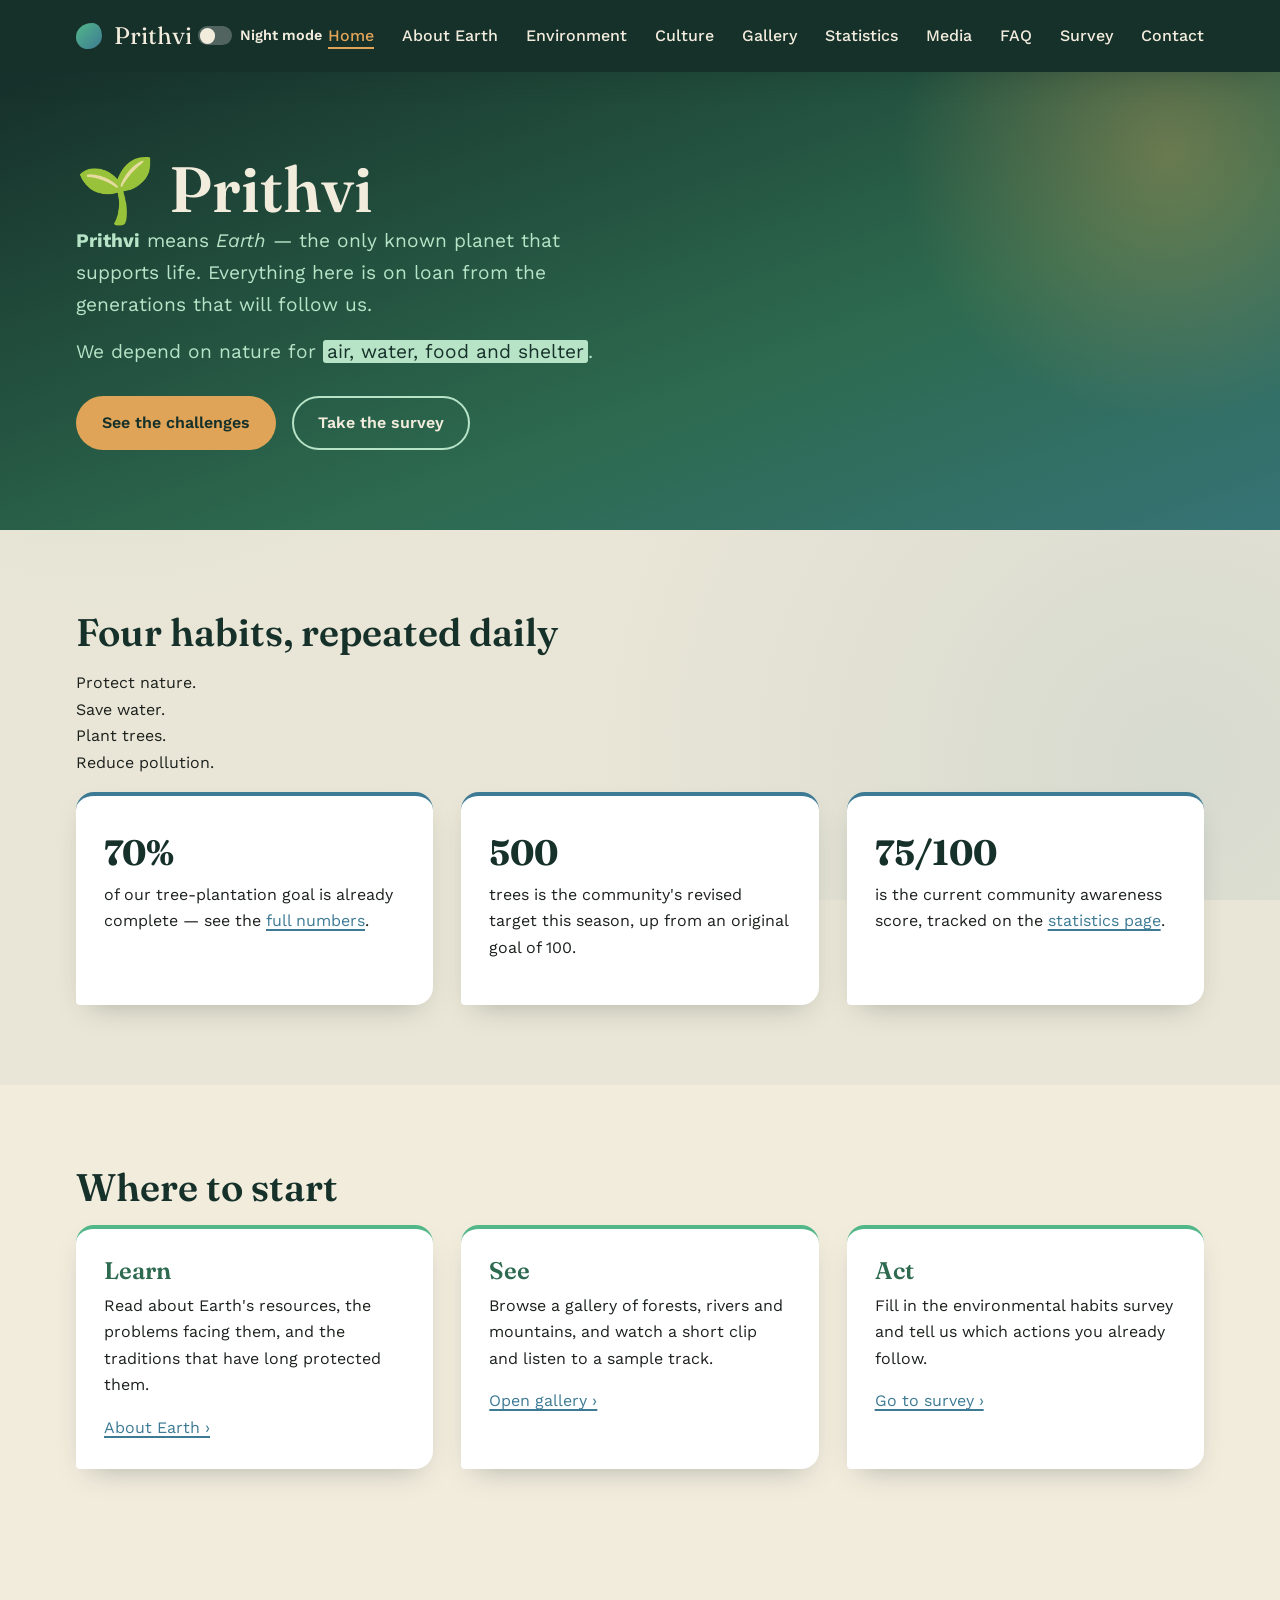
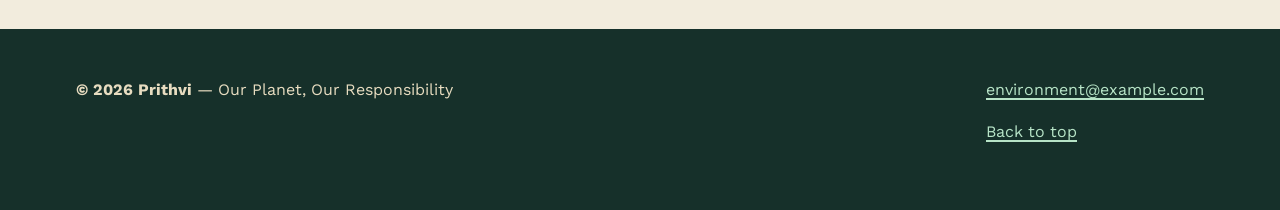
<file: index.html>
<!DOCTYPE html>
<html lang="en">
<head>
<meta charset="UTF-8">
<meta name="viewport" content="width=device-width, initial-scale=1.0">
<meta name="description" content="Prithvi is an environmental awareness website about Earth, nature and our responsibility.">
<meta name="keywords" content="Earth, environment, nature, sustainability, pollution, trees, water, India">
<meta name="author" content="Prithvi Environmental Awareness Project">
<title>Home · Prithvi</title>
<link rel="preconnect" href="https://fonts.googleapis.com">
<link rel="preconnect" href="https://fonts.gstatic.com" crossorigin>
<link href="https://fonts.googleapis.com/css2?family=Fraunces:opsz,wght@9..144,500;9..144,600;9..144,700&family=Work+Sans:wght@400;500;600;700&display=swap" rel="stylesheet">
<link rel="stylesheet" href="css/style.css">
</head>
<body>
<header class="site-header">
  <div class="wrap bar">
    <a class="brand" href="index.html"><span class="glyph"></span> Prithvi</a>
    <input type="checkbox" id="theme-toggle">
    <label class="theme-switch" for="theme-toggle">
      <span class="track"></span> Night mode
    </label>
    <input type="checkbox" id="nav-toggle">
    <label class="nav-label" for="nav-toggle" aria-label="Toggle menu">
      <span></span><span></span><span></span>
    </label>
    <nav class="primary-nav" aria-label="Primary">
      <ul>
          <li><a href="index.html" aria-current="page">Home</a></li>
          <li><a href="about.html">About Earth</a></li>
          <li><a href="environment.html">Environment</a></li>
          <li><a href="culture.html">Culture</a></li>
          <li><a href="gallery.html">Gallery</a></li>
          <li><a href="statistics.html">Statistics</a></li>
          <li><a href="media.html">Media</a></li>
          <li><a href="faq.html">FAQ</a></li>
          <li><a href="survey.html">Survey</a></li>
          <li><a href="contact.html">Contact</a></li>
      </ul>
    </nav>
  </div>
</header>

<section id="home" class="hero">
  <div class="wrap">
    <h1><span class="leaf-mark">&#127793;</span> Prithvi</h1>
    <p class="tagline">
      <strong>Prithvi</strong> means <em>Earth</em> — the only known
      planet that supports life. Everything here is on loan from the
      generations that will follow us.
    </p>
    <p class="tagline">
      We depend on nature for <mark>air, water, food and shelter</mark>.
    </p>
    <div class="hero-actions">
      <a class="btn btn-primary" href="environment.html">See the challenges</a>
      <a class="btn btn-ghost" href="survey.html">Take the survey</a>
    </div>
  </div>
</section>

<section>
  <div class="wrap">
    <h2>Four habits, repeated daily</h2>
    <p>
      Protect nature.<br>
      Save water.<br>
      Plant trees.<br>
      Reduce pollution.
    </p>
    <div class="grid">
      <div class="card stat-card">
        <strong>70%</strong>
        <p>of our tree-plantation goal is already complete — see the
        <a href="statistics.html">full numbers</a>.</p>
      </div>
      <div class="card stat-card">
        <strong>500</strong>
        <p>trees is the community's revised target this season,
        up from an original goal of 100.</p>
      </div>
      <div class="card stat-card">
        <strong>75/100</strong>
        <p>is the current community awareness score, tracked on the
        <a href="statistics.html">statistics page</a>.</p>
      </div>
    </div>
  </div>
</section>

<section>
  <div class="wrap">
    <h2>Where to start</h2>
    <div class="grid">
      <div class="card">
        <h3>Learn</h3>
        <p>Read about Earth's resources, the problems facing them, and
        the traditions that have long protected them.</p>
        <a href="about.html">About Earth &rsaquo;</a>
      </div>
      <div class="card">
        <h3>See</h3>
        <p>Browse a gallery of forests, rivers and mountains, and watch
        a short clip and listen to a sample track.</p>
        <a href="gallery.html">Open gallery &rsaquo;</a>
      </div>
      <div class="card">
        <h3>Act</h3>
        <p>Fill in the environmental habits survey and tell us which
        actions you already follow.</p>
        <a href="survey.html">Go to survey &rsaquo;</a>
      </div>
    </div>
  </div>
</section>
<footer class="site-footer">
  <div class="wrap">
    <div>
      <p><strong>&copy; 2026 Prithvi</strong> — Our Planet, Our Responsibility</p>
    </div>
    <div>
      <p><a href="mailto:environment@example.com">environment@example.com</a></p>
      <p><a href="index.html#home">Back to top</a></p>
    </div>
  </div>
</footer>
</body>
</html>
</file>
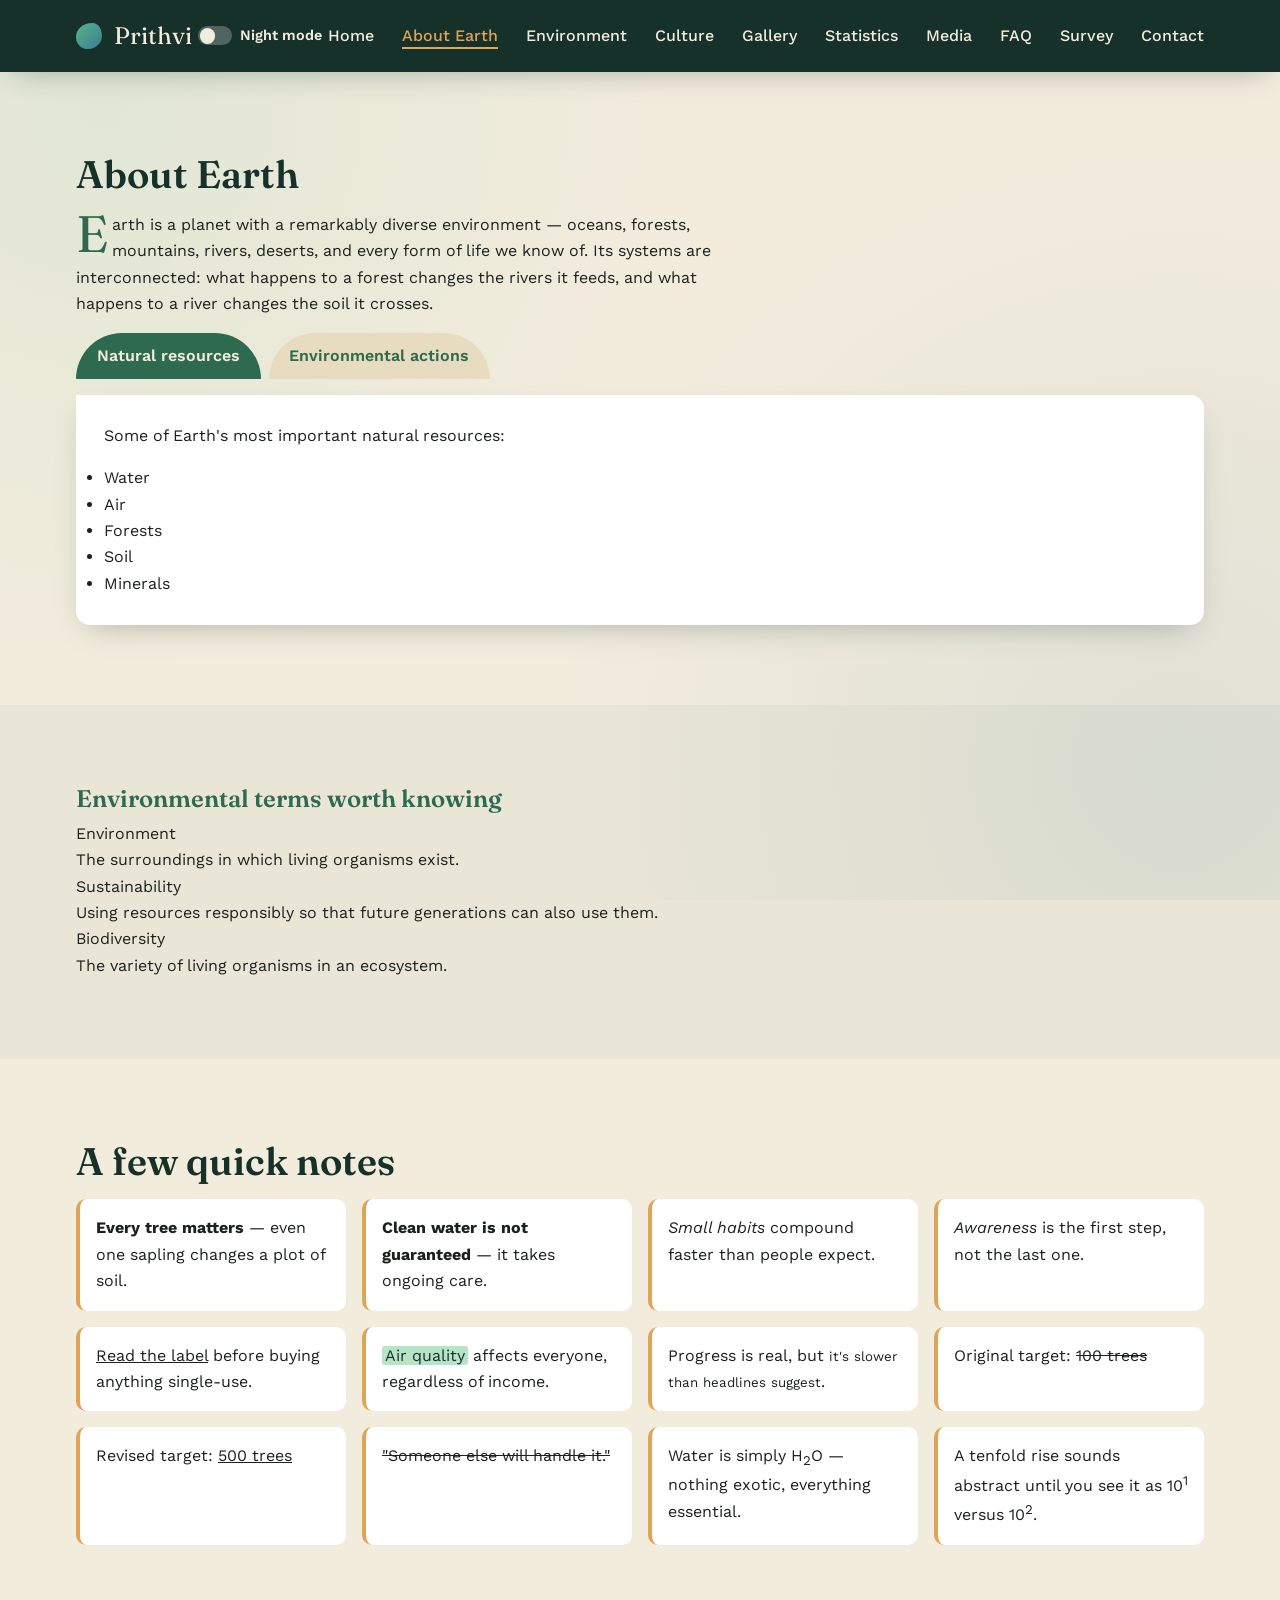
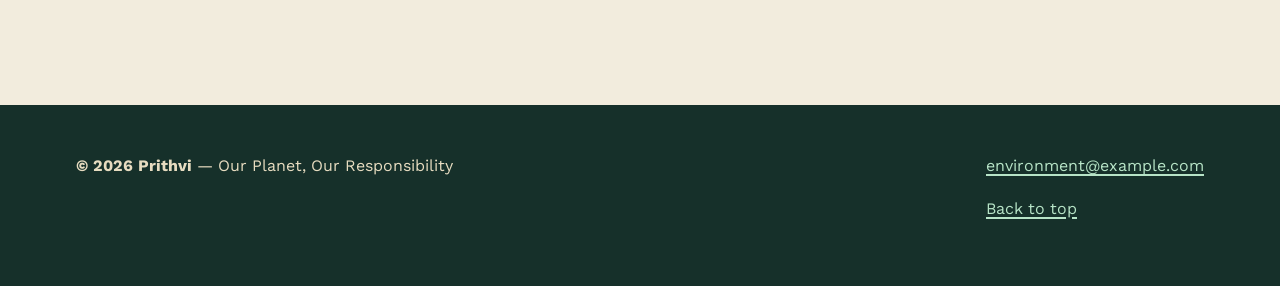
<file: about.html>
<!DOCTYPE html>
<html lang="en">
<head>
<meta charset="UTF-8">
<meta name="viewport" content="width=device-width, initial-scale=1.0">
<meta name="description" content="Earth's natural resources, key environmental terms, and a few style notes for this site.">
<meta name="keywords" content="Earth, environment, nature, sustainability, pollution, trees, water, India">
<meta name="author" content="Prithvi Environmental Awareness Project">
<title>About Earth · Prithvi</title>
<link rel="preconnect" href="https://fonts.googleapis.com">
<link rel="preconnect" href="https://fonts.gstatic.com" crossorigin>
<link href="https://fonts.googleapis.com/css2?family=Fraunces:opsz,wght@9..144,500;9..144,600;9..144,700&family=Work+Sans:wght@400;500;600;700&display=swap" rel="stylesheet">
<link rel="stylesheet" href="css/style.css">
</head>
<body>
<header class="site-header">
  <div class="wrap bar">
    <a class="brand" href="index.html"><span class="glyph"></span> Prithvi</a>
    <input type="checkbox" id="theme-toggle">
    <label class="theme-switch" for="theme-toggle">
      <span class="track"></span> Night mode
    </label>
    <input type="checkbox" id="nav-toggle">
    <label class="nav-label" for="nav-toggle" aria-label="Toggle menu">
      <span></span><span></span><span></span>
    </label>
    <nav class="primary-nav" aria-label="Primary">
      <ul>
          <li><a href="index.html">Home</a></li>
          <li><a href="about.html" aria-current="page">About Earth</a></li>
          <li><a href="environment.html">Environment</a></li>
          <li><a href="culture.html">Culture</a></li>
          <li><a href="gallery.html">Gallery</a></li>
          <li><a href="statistics.html">Statistics</a></li>
          <li><a href="media.html">Media</a></li>
          <li><a href="faq.html">FAQ</a></li>
          <li><a href="survey.html">Survey</a></li>
          <li><a href="contact.html">Contact</a></li>
      </ul>
    </nav>
  </div>
</header>

<section id="about">
  <div class="wrap">
    <h2>About Earth</h2>
    <p class="lede">
      Earth is a planet with a remarkably diverse environment —
      oceans, forests, mountains, rivers, deserts, and every form of
      life we know of. Its systems are interconnected: what happens
      to a forest changes the rivers it feeds, and what happens to a
      river changes the soil it crosses.
    </p>

    <div class="tabs">
      <input type="radio" name="about-tabs" id="tab-1" checked>
      <input type="radio" name="about-tabs" id="tab-2">
      <div class="tab-labels">
        <label for="tab-1">Natural resources</label>
        <label for="tab-2">Environmental actions</label>
      </div>
      <div class="tab-panels">
        <div class="tab-panel" id="panel-1">
          <p>Some of Earth's most important natural resources:</p>
          <ul>
            <li>Water</li>
            <li>Air</li>
            <li>Forests</li>
            <li>Soil</li>
            <li>Minerals</li>
          </ul>
        </div>
        <div class="tab-panel" id="panel-2">
          <p>A short, ordered routine worth repeating:</p>
          <ol>
            <li>Reduce waste</li>
            <li>Reuse useful materials</li>
            <li>Recycle whenever possible</li>
            <li>Save water</li>
            <li>Plant trees</li>
          </ol>
        </div>
      </div>
    </div>
  </div>
</section>

<section>
  <div class="wrap">
    <h3>Environmental terms worth knowing</h3>
    <dl>
      <dt>Environment</dt>
      <dd>The surroundings in which living organisms exist.</dd>
      <dt>Sustainability</dt>
      <dd>Using resources responsibly so that future generations can also use them.</dd>
      <dt>Biodiversity</dt>
      <dd>The variety of living organisms in an ecosystem.</dd>
    </dl>
  </div>
</section>

<section>
  <div class="wrap">
    <h2>A few quick notes</h2>
    <ul class="format-list">
      <li><b>Every tree matters</b> — even one sapling changes a plot of soil.</li>
      <li><strong>Clean water is not guaranteed</strong> — it takes ongoing care.</li>
      <li><i>Small habits</i> compound faster than people expect.</li>
      <li><em>Awareness</em> is the first step, not the last one.</li>
      <li><u>Read the label</u> before buying anything single-use.</li>
      <li><mark>Air quality</mark> affects everyone, regardless of income.</li>
      <li>Progress is real, but <small>it's slower than headlines suggest</small>.</li>
      <li>Original target: <del>100 trees</del></li>
      <li>Revised target: <ins>500 trees</ins></li>
      <li><s>"Someone else will handle it."</s></li>
      <li>Water is simply H<sub>2</sub>O — nothing exotic, everything essential.</li>
      <li>A tenfold rise sounds abstract until you see it as 10<sup>1</sup> versus 10<sup>2</sup>.</li>
    </ul>
  </div>
</section>
<footer class="site-footer">
  <div class="wrap">
    <div>
      <p><strong>&copy; 2026 Prithvi</strong> — Our Planet, Our Responsibility</p>
    </div>
    <div>
      <p><a href="mailto:environment@example.com">environment@example.com</a></p>
      <p><a href="index.html#home">Back to top</a></p>
    </div>
  </div>
</footer>
</body>
</html>
</file>
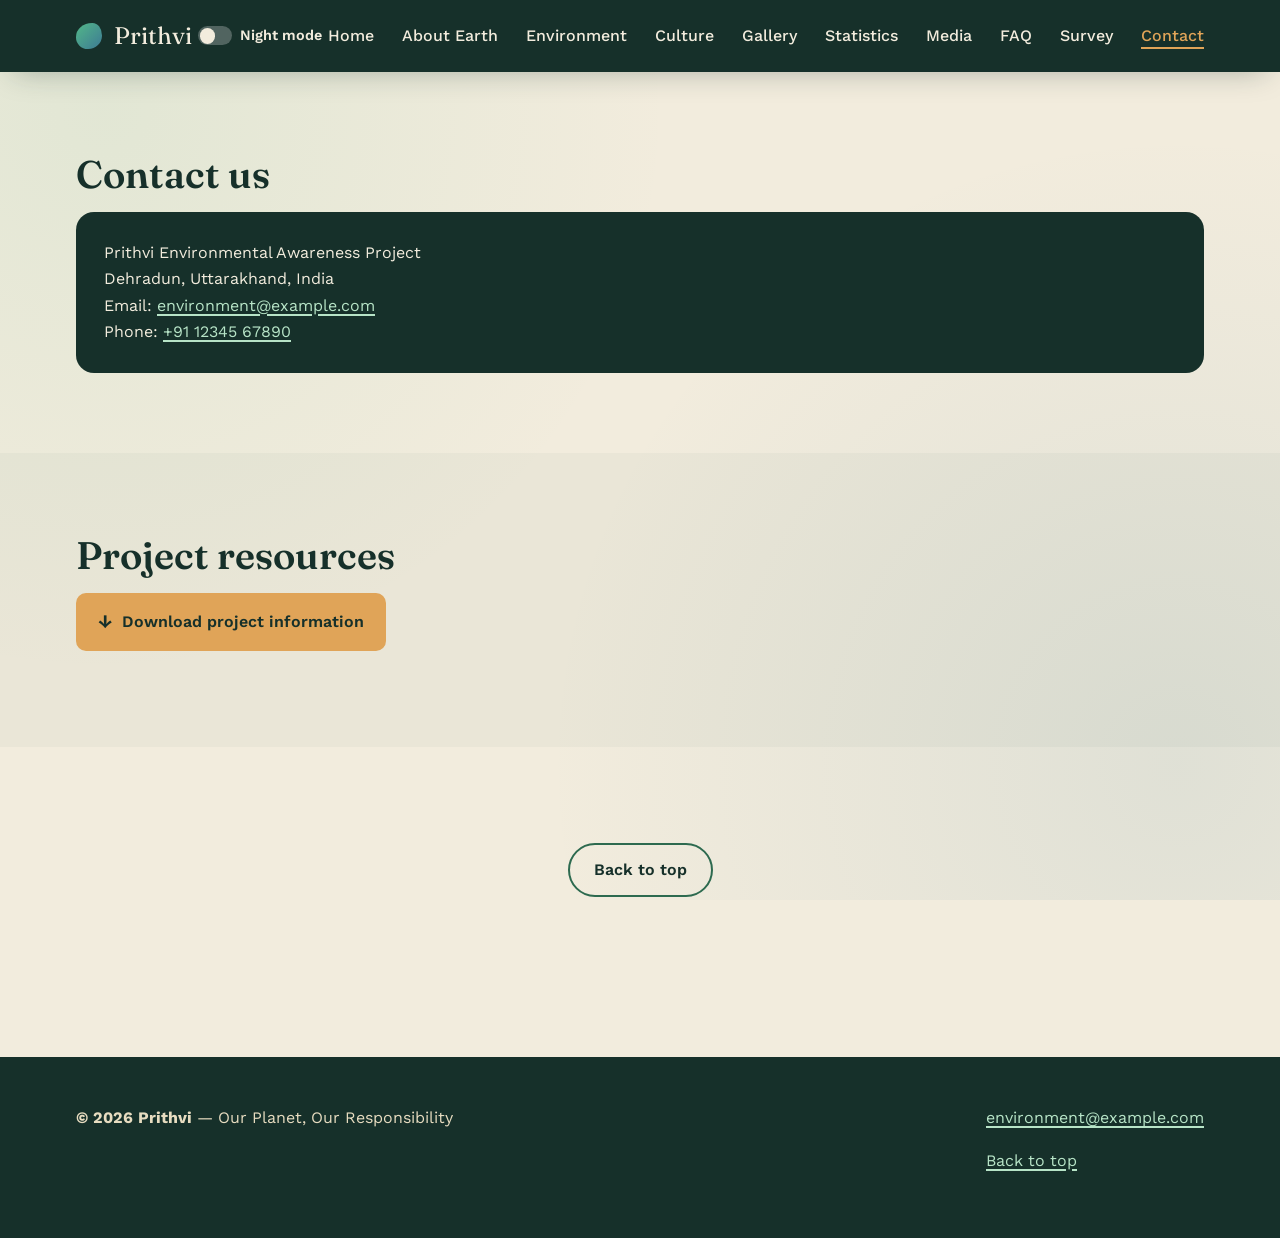
<file: contact.html>
<!DOCTYPE html>
<html lang="en">
<head>
<meta charset="UTF-8">
<meta name="viewport" content="width=device-width, initial-scale=1.0">
<meta name="description" content="Contact details for the Prithvi project.">
<meta name="keywords" content="Earth, environment, nature, sustainability, pollution, trees, water, India">
<meta name="author" content="Prithvi Environmental Awareness Project">
<title>Contact · Prithvi</title>
<link rel="preconnect" href="https://fonts.googleapis.com">
<link rel="preconnect" href="https://fonts.gstatic.com" crossorigin>
<link href="https://fonts.googleapis.com/css2?family=Fraunces:opsz,wght@9..144,500;9..144,600;9..144,700&family=Work+Sans:wght@400;500;600;700&display=swap" rel="stylesheet">
<link rel="stylesheet" href="css/style.css">
</head>
<body>
<header class="site-header">
  <div class="wrap bar">
    <a class="brand" href="index.html"><span class="glyph"></span> Prithvi</a>
    <input type="checkbox" id="theme-toggle">
    <label class="theme-switch" for="theme-toggle">
      <span class="track"></span> Night mode
    </label>
    <input type="checkbox" id="nav-toggle">
    <label class="nav-label" for="nav-toggle" aria-label="Toggle menu">
      <span></span><span></span><span></span>
    </label>
    <nav class="primary-nav" aria-label="Primary">
      <ul>
          <li><a href="index.html">Home</a></li>
          <li><a href="about.html">About Earth</a></li>
          <li><a href="environment.html">Environment</a></li>
          <li><a href="culture.html">Culture</a></li>
          <li><a href="gallery.html">Gallery</a></li>
          <li><a href="statistics.html">Statistics</a></li>
          <li><a href="media.html">Media</a></li>
          <li><a href="faq.html">FAQ</a></li>
          <li><a href="survey.html">Survey</a></li>
          <li><a href="contact.html" aria-current="page">Contact</a></li>
      </ul>
    </nav>
  </div>
</header>

<section id="contact">
  <div class="wrap">
    <h2>Contact us</h2>
    <address>
      Prithvi Environmental Awareness Project<br>
      Dehradun, Uttarakhand, India<br>
      Email: <a href="mailto:environment@example.com">environment@example.com</a><br>
      Phone: <a href="tel:+911234567890">+91 12345 67890</a>
    </address>
  </div>
</section>

<section>
  <div class="wrap">
    <h2>Project resources</h2>
    <p>
      <a class="download-link" href="README.txt" download>
        <span class="icon">&#8595;</span> Download project information
      </a>
    </p>
  </div>
</section>

<section class="center">
  <div class="wrap">
    <a class="back-to-top btn btn-ghost" href="index.html#home" style="color:var(--forest-deep); border-color:var(--forest-mid);">Back to top</a>
  </div>
</section>
<footer class="site-footer">
  <div class="wrap">
    <div>
      <p><strong>&copy; 2026 Prithvi</strong> — Our Planet, Our Responsibility</p>
    </div>
    <div>
      <p><a href="mailto:environment@example.com">environment@example.com</a></p>
      <p><a href="index.html#home">Back to top</a></p>
    </div>
  </div>
</footer>
</body>
</html>
</file>
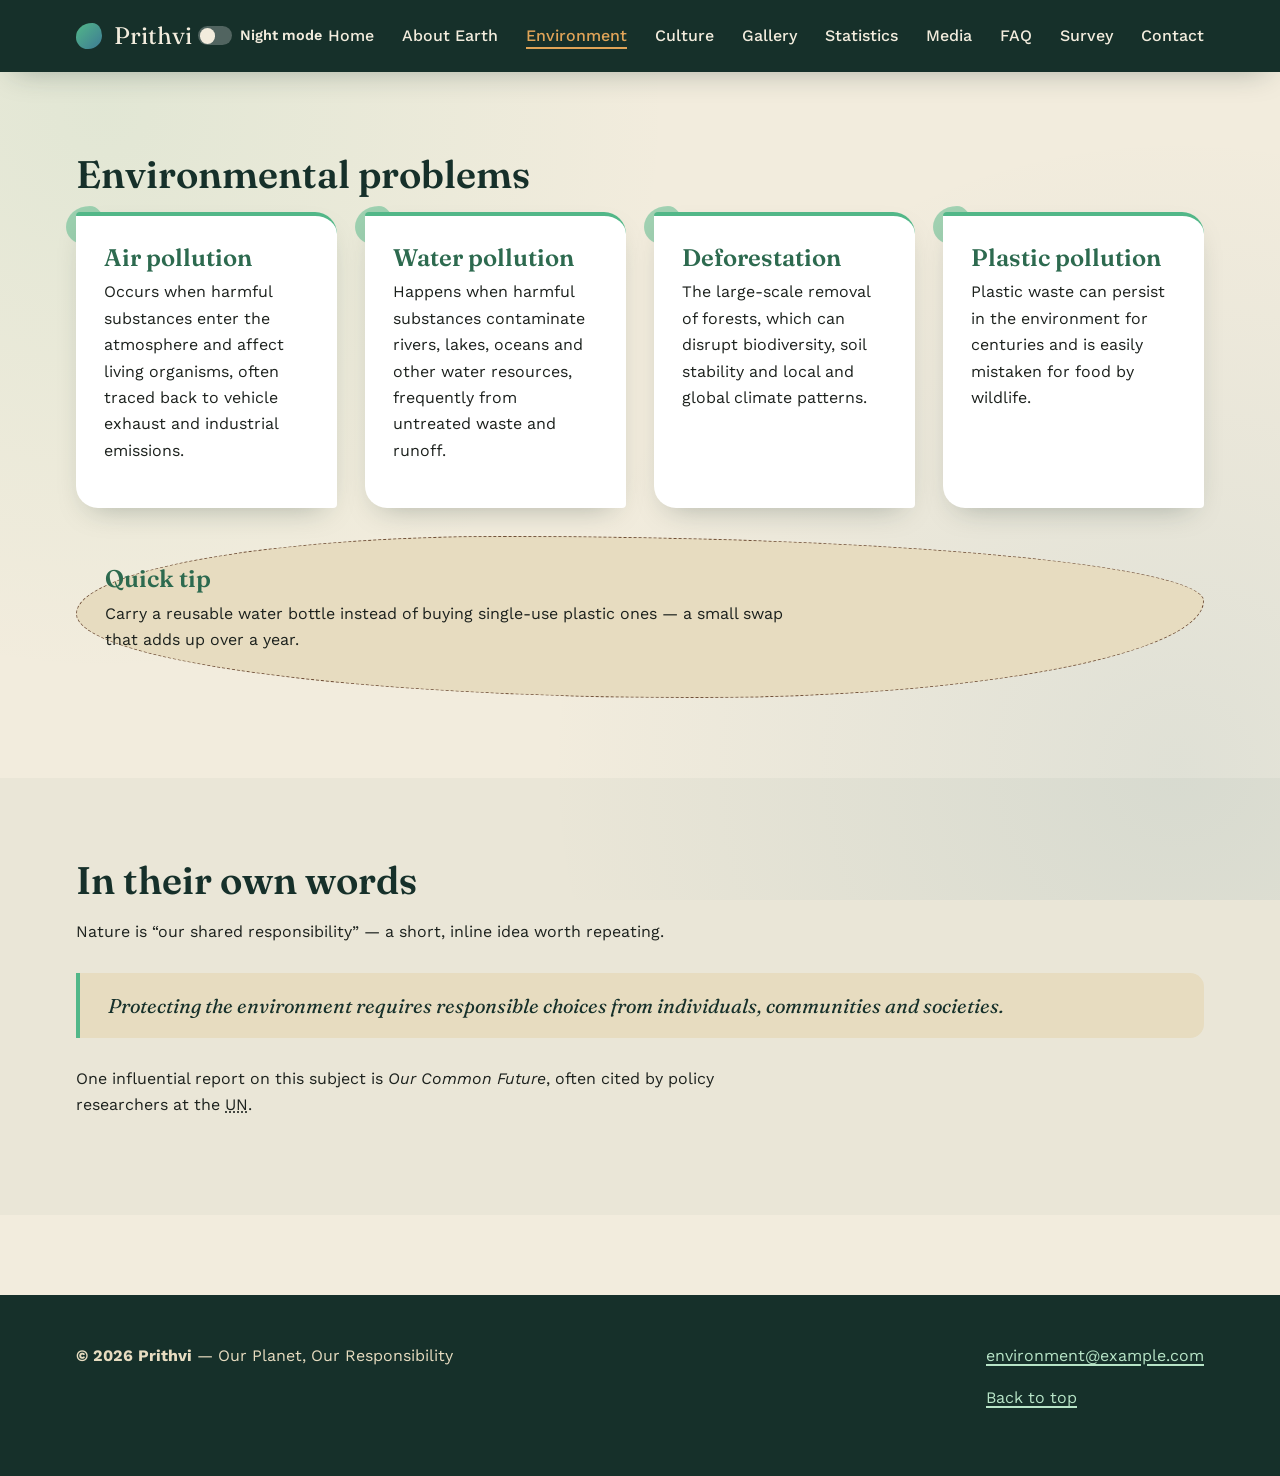
<file: environment.html>
<!DOCTYPE html>
<html lang="en">
<head>
<meta charset="UTF-8">
<meta name="viewport" content="width=device-width, initial-scale=1.0">
<meta name="description" content="The core environmental problems facing Earth today, with sources and background reading.">
<meta name="keywords" content="Earth, environment, nature, sustainability, pollution, trees, water, India">
<meta name="author" content="Prithvi Environmental Awareness Project">
<title>Environment · Prithvi</title>
<link rel="preconnect" href="https://fonts.googleapis.com">
<link rel="preconnect" href="https://fonts.gstatic.com" crossorigin>
<link href="https://fonts.googleapis.com/css2?family=Fraunces:opsz,wght@9..144,500;9..144,600;9..144,700&family=Work+Sans:wght@400;500;600;700&display=swap" rel="stylesheet">
<link rel="stylesheet" href="css/style.css">
</head>
<body>
<header class="site-header">
  <div class="wrap bar">
    <a class="brand" href="index.html"><span class="glyph"></span> Prithvi</a>
    <input type="checkbox" id="theme-toggle">
    <label class="theme-switch" for="theme-toggle">
      <span class="track"></span> Night mode
    </label>
    <input type="checkbox" id="nav-toggle">
    <label class="nav-label" for="nav-toggle" aria-label="Toggle menu">
      <span></span><span></span><span></span>
    </label>
    <nav class="primary-nav" aria-label="Primary">
      <ul>
          <li><a href="index.html">Home</a></li>
          <li><a href="about.html">About Earth</a></li>
          <li><a href="environment.html" aria-current="page">Environment</a></li>
          <li><a href="culture.html">Culture</a></li>
          <li><a href="gallery.html">Gallery</a></li>
          <li><a href="statistics.html">Statistics</a></li>
          <li><a href="media.html">Media</a></li>
          <li><a href="faq.html">FAQ</a></li>
          <li><a href="survey.html">Survey</a></li>
          <li><a href="contact.html">Contact</a></li>
      </ul>
    </nav>
  </div>
</header>

<section id="environment">
  <div class="wrap">
    <h2>Environmental problems</h2>
    <div class="problem-grid">
      <article class="card">
        <h3>Air pollution</h3>
        <p>Occurs when harmful substances enter the atmosphere and
        affect living organisms, often traced back to vehicle exhaust
        and industrial emissions.</p>
      </article>
      <article class="card">
        <h3>Water pollution</h3>
        <p>Happens when harmful substances contaminate rivers, lakes,
        oceans and other water resources, frequently from untreated
        waste and runoff.</p>
      </article>
      <article class="card">
        <h3>Deforestation</h3>
        <p>The large-scale removal of forests, which can disrupt
        biodiversity, soil stability and local and global climate
        patterns.</p>
      </article>
      <article class="card">
        <h3>Plastic pollution</h3>
        <p>Plastic waste can persist in the environment for centuries
        and is easily mistaken for food by wildlife.</p>
      </article>
    </div>

    <aside>
      <h3>Quick tip</h3>
      <p>Carry a reusable water bottle instead of buying single-use
      plastic ones — a small swap that adds up over a year.</p>
    </aside>
  </div>
</section>

<section>
  <div class="wrap">
    <h2>In their own words</h2>
    <p>Nature is <q>our shared responsibility</q> — a short, inline
    idea worth repeating.</p>

    <blockquote cite="https://www.un.org/en/climatechange">
      Protecting the environment requires responsible choices from
      individuals, communities and societies.
    </blockquote>

    <p>One influential report on this subject is
    <cite>Our Common Future</cite>, often cited by policy researchers
    at the <abbr title="United Nations">UN</abbr>.</p>
  </div>
</section>
<footer class="site-footer">
  <div class="wrap">
    <div>
      <p><strong>&copy; 2026 Prithvi</strong> — Our Planet, Our Responsibility</p>
    </div>
    <div>
      <p><a href="mailto:environment@example.com">environment@example.com</a></p>
      <p><a href="index.html#home">Back to top</a></p>
    </div>
  </div>
</footer>
</body>
</html>
</file>
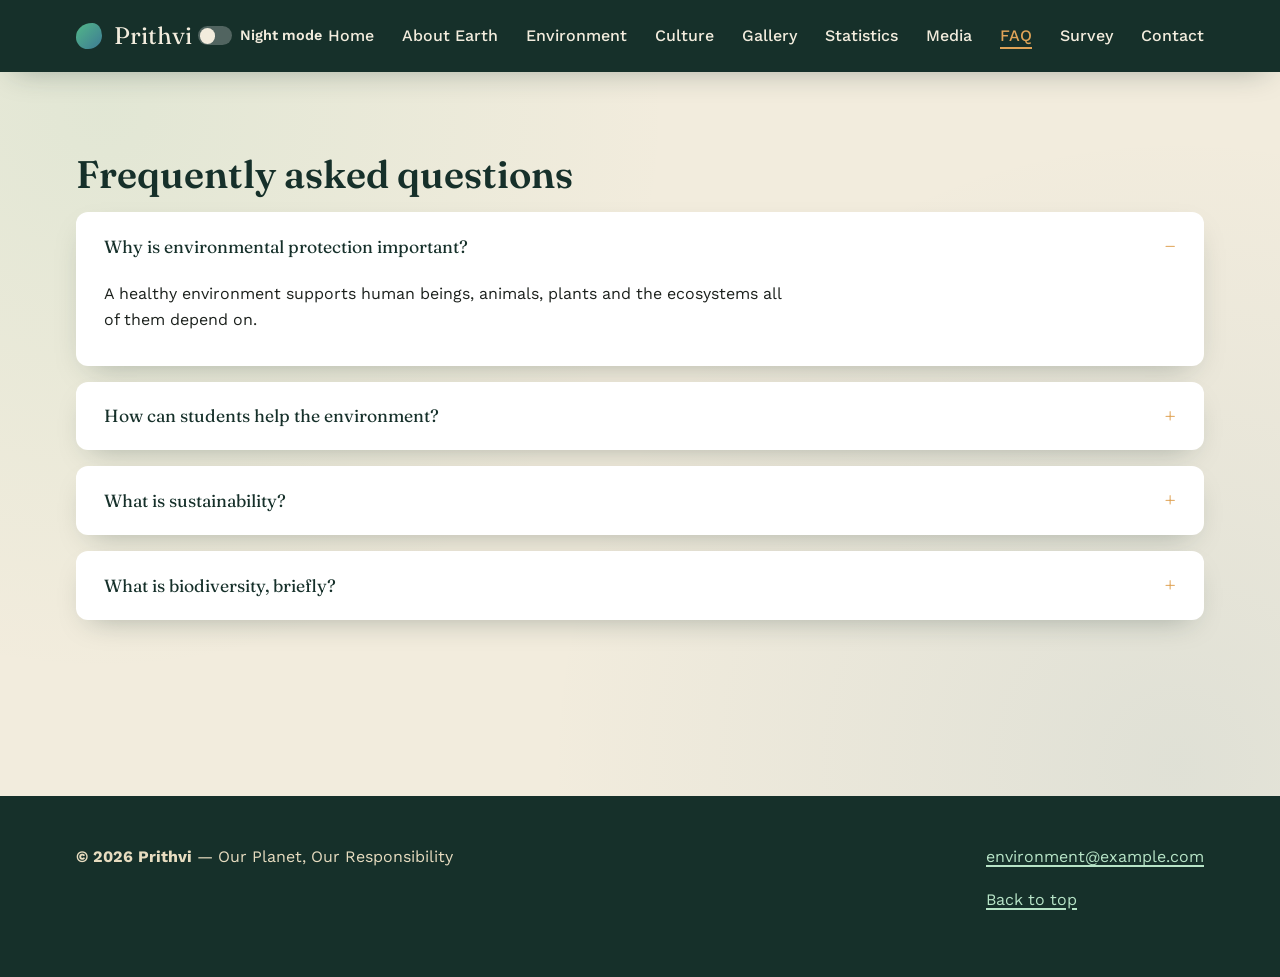
<file: faq.html>
<!DOCTYPE html>
<html lang="en">
<head>
<meta charset="UTF-8">
<meta name="viewport" content="width=device-width, initial-scale=1.0">
<meta name="description" content="Frequently asked questions about environmental protection, sustainability and biodiversity.">
<meta name="keywords" content="Earth, environment, nature, sustainability, pollution, trees, water, India">
<meta name="author" content="Prithvi Environmental Awareness Project">
<title>FAQ · Prithvi</title>
<link rel="preconnect" href="https://fonts.googleapis.com">
<link rel="preconnect" href="https://fonts.gstatic.com" crossorigin>
<link href="https://fonts.googleapis.com/css2?family=Fraunces:opsz,wght@9..144,500;9..144,600;9..144,700&family=Work+Sans:wght@400;500;600;700&display=swap" rel="stylesheet">
<link rel="stylesheet" href="css/style.css">
</head>
<body>
<header class="site-header">
  <div class="wrap bar">
    <a class="brand" href="index.html"><span class="glyph"></span> Prithvi</a>
    <input type="checkbox" id="theme-toggle">
    <label class="theme-switch" for="theme-toggle">
      <span class="track"></span> Night mode
    </label>
    <input type="checkbox" id="nav-toggle">
    <label class="nav-label" for="nav-toggle" aria-label="Toggle menu">
      <span></span><span></span><span></span>
    </label>
    <nav class="primary-nav" aria-label="Primary">
      <ul>
          <li><a href="index.html">Home</a></li>
          <li><a href="about.html">About Earth</a></li>
          <li><a href="environment.html">Environment</a></li>
          <li><a href="culture.html">Culture</a></li>
          <li><a href="gallery.html">Gallery</a></li>
          <li><a href="statistics.html">Statistics</a></li>
          <li><a href="media.html">Media</a></li>
          <li><a href="faq.html" aria-current="page">FAQ</a></li>
          <li><a href="survey.html">Survey</a></li>
          <li><a href="contact.html">Contact</a></li>
      </ul>
    </nav>
  </div>
</header>

<section id="faq">
  <div class="wrap">
    <h2>Frequently asked questions</h2>

    <details open>
      <summary>Why is environmental protection important?</summary>
      <p>A healthy environment supports human beings, animals, plants
      and the ecosystems all of them depend on.</p>
    </details>

    <details>
      <summary>How can students help the environment?</summary>
      <p>Students can reduce waste, save water, avoid unnecessary
      plastic, and spread awareness among friends and family.</p>
    </details>

    <details>
      <summary>What is sustainability?</summary>
      <p>Sustainability means meeting present needs without
      compromising the ability of future generations to meet theirs.</p>
    </details>

    <details>
      <summary>What is biodiversity, briefly?</summary>
      <p>The variety of living organisms in an ecosystem — more
      variety generally means a more resilient ecosystem.</p>
    </details>
  </div>
</section>
<footer class="site-footer">
  <div class="wrap">
    <div>
      <p><strong>&copy; 2026 Prithvi</strong> — Our Planet, Our Responsibility</p>
    </div>
    <div>
      <p><a href="mailto:environment@example.com">environment@example.com</a></p>
      <p><a href="index.html#home">Back to top</a></p>
    </div>
  </div>
</footer>
</body>
</html>
</file>
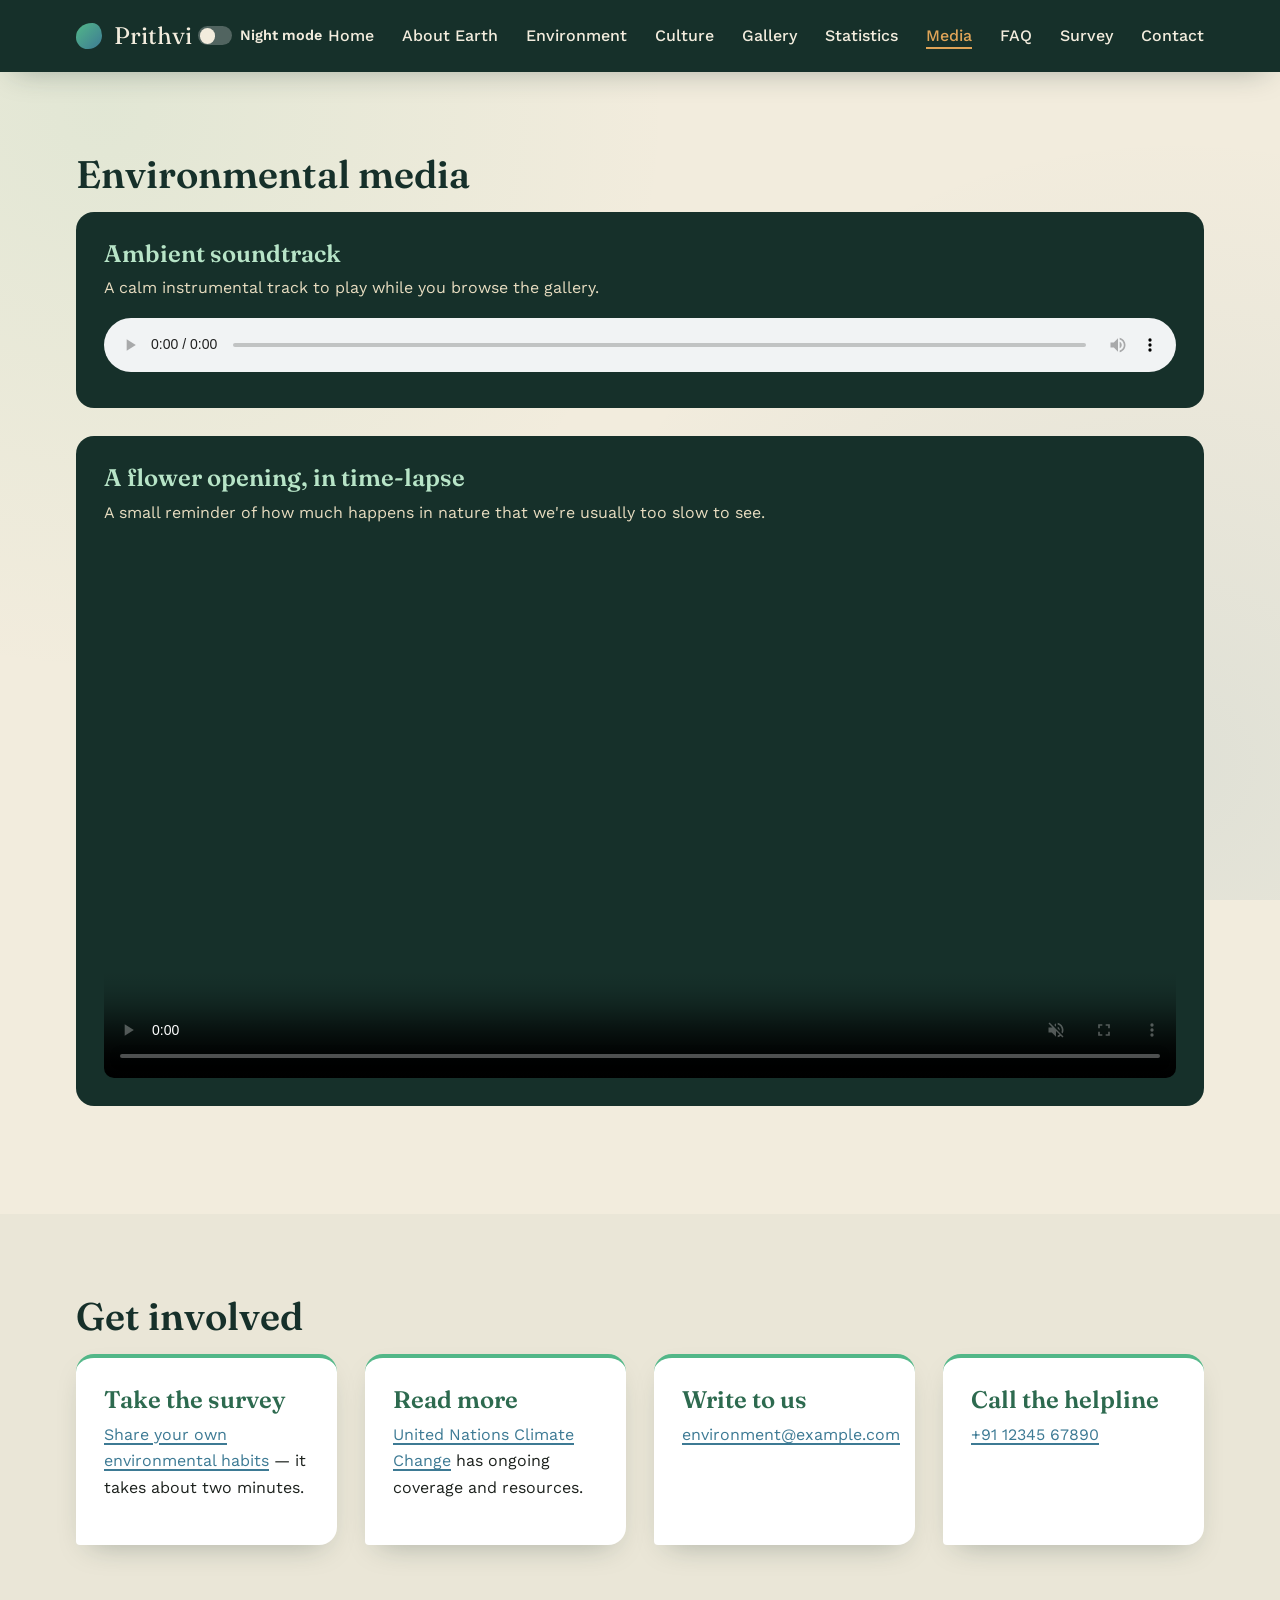
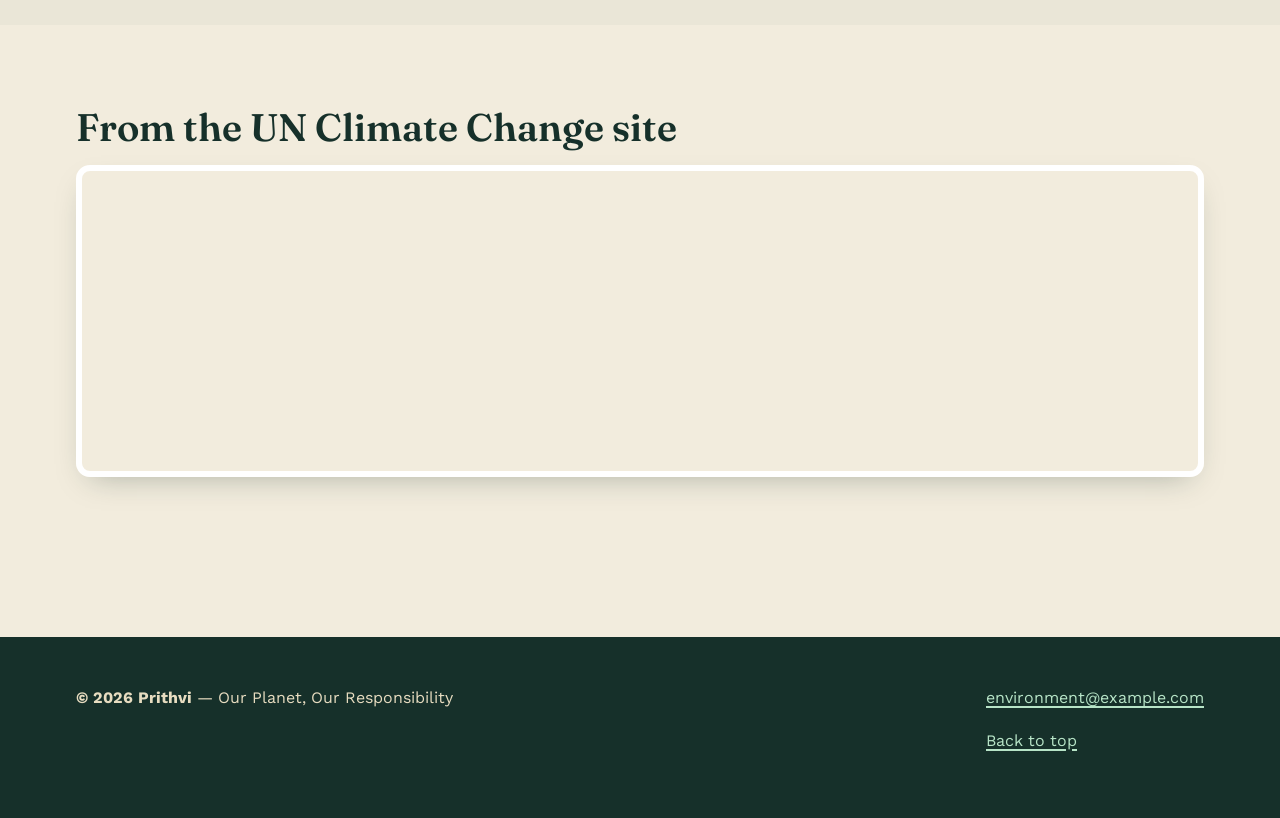
<file: media.html>
<!DOCTYPE html>
<html lang="en">
<head>
<meta charset="UTF-8">
<meta name="viewport" content="width=device-width, initial-scale=1.0">
<meta name="description" content="A short film clip, an ambient soundtrack, and ways to get further involved.">
<meta name="keywords" content="Earth, environment, nature, sustainability, pollution, trees, water, India">
<meta name="author" content="Prithvi Environmental Awareness Project">
<title>Media · Prithvi</title>
<link rel="preconnect" href="https://fonts.googleapis.com">
<link rel="preconnect" href="https://fonts.gstatic.com" crossorigin>
<link href="https://fonts.googleapis.com/css2?family=Fraunces:opsz,wght@9..144,500;9..144,600;9..144,700&family=Work+Sans:wght@400;500;600;700&display=swap" rel="stylesheet">
<link rel="stylesheet" href="css/style.css">
</head>
<body>
<header class="site-header">
  <div class="wrap bar">
    <a class="brand" href="index.html"><span class="glyph"></span> Prithvi</a>
    <input type="checkbox" id="theme-toggle">
    <label class="theme-switch" for="theme-toggle">
      <span class="track"></span> Night mode
    </label>
    <input type="checkbox" id="nav-toggle">
    <label class="nav-label" for="nav-toggle" aria-label="Toggle menu">
      <span></span><span></span><span></span>
    </label>
    <nav class="primary-nav" aria-label="Primary">
      <ul>
          <li><a href="index.html">Home</a></li>
          <li><a href="about.html">About Earth</a></li>
          <li><a href="environment.html">Environment</a></li>
          <li><a href="culture.html">Culture</a></li>
          <li><a href="gallery.html">Gallery</a></li>
          <li><a href="statistics.html">Statistics</a></li>
          <li><a href="media.html" aria-current="page">Media</a></li>
          <li><a href="faq.html">FAQ</a></li>
          <li><a href="survey.html">Survey</a></li>
          <li><a href="contact.html">Contact</a></li>
      </ul>
    </nav>
  </div>
</header>

<section id="media">
  <div class="wrap">
    <h2>Environmental media</h2>

    <div class="media-frame">
      <h3>Ambient soundtrack</h3>
      <p>A calm instrumental track to play while you browse the gallery.</p>
      <audio controls loop preload="metadata">
        <source src="https://www.soundhelix.com/examples/mp3/SoundHelix-Song-1.mp3" type="audio/mpeg">
        Your browser does not support the audio element.
      </audio>
    </div>

    <div class="media-frame">
      <h3>A flower opening, in time-lapse</h3>
      <p>A small reminder of how much happens in nature that we're usually too slow to see.</p>
      <video controls muted loop preload="metadata"
        poster="https://images.pexels.com/photos/1366919/pexels-photo-1366919.jpeg?auto=compress&cs=tinysrgb&w=1200">
        <source src="https://interactive-examples.mdn.mozilla.net/media/cc0-videos/flower.mp4" type="video/mp4">
        Your browser does not support the video element.
      </video>
    </div>
  </div>
</section>

<section>
  <div class="wrap">
    <h2>Get involved</h2>
    <div class="grid">
      <div class="card">
        <h3>Take the survey</h3>
        <p><a href="survey.html">Share your own environmental habits</a> — it takes about two minutes.</p>
      </div>
      <div class="card">
        <h3>Read more</h3>
        <p><a href="https://www.un.org/en/climatechange" target="_blank" rel="noopener noreferrer">
          United Nations Climate Change</a> has ongoing coverage and resources.</p>
      </div>
      <div class="card">
        <h3>Write to us</h3>
        <p><a href="mailto:environment@example.com">environment@example.com</a></p>
      </div>
      <div class="card">
        <h3>Call the helpline</h3>
        <p><a href="tel:+911234567890">+91 12345 67890</a></p>
      </div>
    </div>
  </div>
</section>

<section>
  <div class="wrap">
    <h2>From the UN Climate Change site</h2>
    <div class="iframe-frame">
      <iframe src="https://www.example.com" title="Embedded reference page" width="700" height="300"></iframe>
    </div>
  </div>
</section>
<footer class="site-footer">
  <div class="wrap">
    <div>
      <p><strong>&copy; 2026 Prithvi</strong> — Our Planet, Our Responsibility</p>
    </div>
    <div>
      <p><a href="mailto:environment@example.com">environment@example.com</a></p>
      <p><a href="index.html#home">Back to top</a></p>
    </div>
  </div>
</footer>
</body>
</html>
</file>
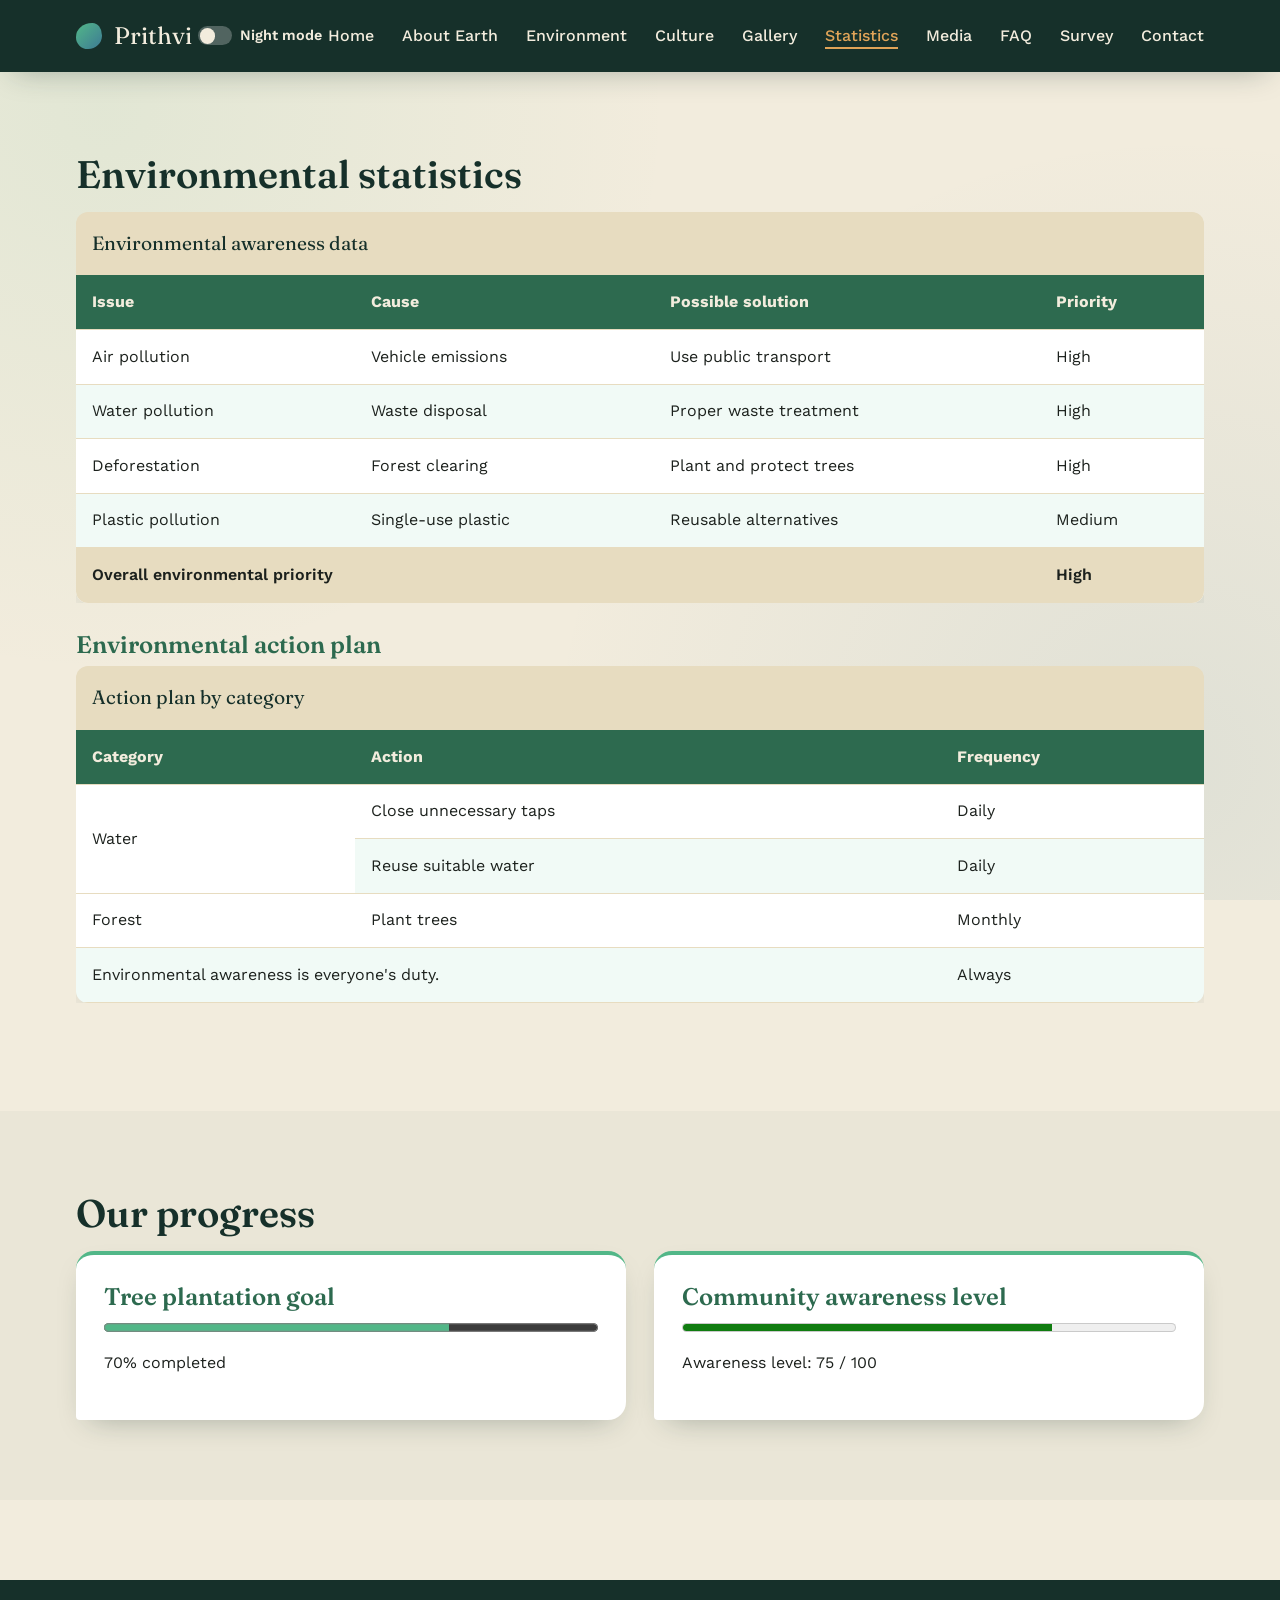
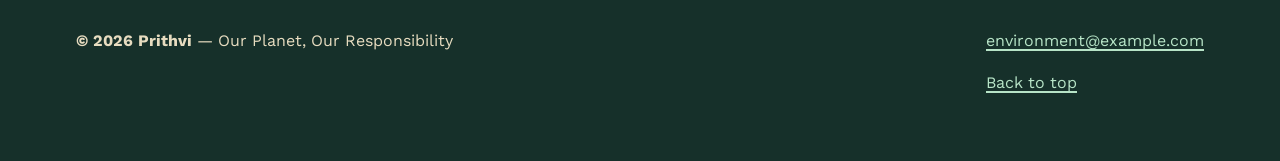
<file: statistics.html>
<!DOCTYPE html>
<html lang="en">
<head>
<meta charset="UTF-8">
<meta name="viewport" content="width=device-width, initial-scale=1.0">
<meta name="description" content="Tables and live progress indicators tracking environmental issues and community goals.">
<meta name="keywords" content="Earth, environment, nature, sustainability, pollution, trees, water, India">
<meta name="author" content="Prithvi Environmental Awareness Project">
<title>Statistics · Prithvi</title>
<link rel="preconnect" href="https://fonts.googleapis.com">
<link rel="preconnect" href="https://fonts.gstatic.com" crossorigin>
<link href="https://fonts.googleapis.com/css2?family=Fraunces:opsz,wght@9..144,500;9..144,600;9..144,700&family=Work+Sans:wght@400;500;600;700&display=swap" rel="stylesheet">
<link rel="stylesheet" href="css/style.css">
</head>
<body>
<header class="site-header">
  <div class="wrap bar">
    <a class="brand" href="index.html"><span class="glyph"></span> Prithvi</a>
    <input type="checkbox" id="theme-toggle">
    <label class="theme-switch" for="theme-toggle">
      <span class="track"></span> Night mode
    </label>
    <input type="checkbox" id="nav-toggle">
    <label class="nav-label" for="nav-toggle" aria-label="Toggle menu">
      <span></span><span></span><span></span>
    </label>
    <nav class="primary-nav" aria-label="Primary">
      <ul>
          <li><a href="index.html">Home</a></li>
          <li><a href="about.html">About Earth</a></li>
          <li><a href="environment.html">Environment</a></li>
          <li><a href="culture.html">Culture</a></li>
          <li><a href="gallery.html">Gallery</a></li>
          <li><a href="statistics.html" aria-current="page">Statistics</a></li>
          <li><a href="media.html">Media</a></li>
          <li><a href="faq.html">FAQ</a></li>
          <li><a href="survey.html">Survey</a></li>
          <li><a href="contact.html">Contact</a></li>
      </ul>
    </nav>
  </div>
</header>

<section id="statistics">
  <div class="wrap">
    <h2>Environmental statistics</h2>

    <div class="table-wrap">
      <table>
        <caption>Environmental awareness data</caption>
        <thead>
          <tr><th>Issue</th><th>Cause</th><th>Possible solution</th><th>Priority</th></tr>
        </thead>
        <tbody>
          <tr><td>Air pollution</td><td>Vehicle emissions</td><td>Use public transport</td><td>High</td></tr>
          <tr><td>Water pollution</td><td>Waste disposal</td><td>Proper waste treatment</td><td>High</td></tr>
          <tr><td>Deforestation</td><td>Forest clearing</td><td>Plant and protect trees</td><td>High</td></tr>
          <tr><td>Plastic pollution</td><td>Single-use plastic</td><td>Reusable alternatives</td><td>Medium</td></tr>
        </tbody>
        <tfoot>
          <tr><td colspan="3">Overall environmental priority</td><td>High</td></tr>
        </tfoot>
      </table>
    </div>

    <h3>Environmental action plan</h3>
    <div class="table-wrap">
      <table>
        <caption>Action plan by category</caption>
        <thead>
          <tr><th>Category</th><th>Action</th><th>Frequency</th></tr>
        </thead>
        <tbody>
          <tr><td rowspan="2">Water</td><td>Close unnecessary taps</td><td>Daily</td></tr>
          <tr><td>Reuse suitable water</td><td>Daily</td></tr>
          <tr><td>Forest</td><td>Plant trees</td><td>Monthly</td></tr>
          <tr><td colspan="2">Environmental awareness is everyone's duty.</td><td>Always</td></tr>
        </tbody>
      </table>
    </div>
  </div>
</section>

<section>
  <div class="wrap">
    <h2>Our progress</h2>
    <div class="grid">
      <div class="card">
        <h3>Tree plantation goal</h3>
        <progress value="70" max="100">70%</progress>
        <p>70% completed</p>
      </div>
      <div class="card">
        <h3>Community awareness level</h3>
        <meter min="0" max="100" value="75">75 out of 100</meter>
        <p>Awareness level: 75 / 100</p>
      </div>
    </div>
  </div>
</section>
<footer class="site-footer">
  <div class="wrap">
    <div>
      <p><strong>&copy; 2026 Prithvi</strong> — Our Planet, Our Responsibility</p>
    </div>
    <div>
      <p><a href="mailto:environment@example.com">environment@example.com</a></p>
      <p><a href="index.html#home">Back to top</a></p>
    </div>
  </div>
</footer>
</body>
</html>
</file>
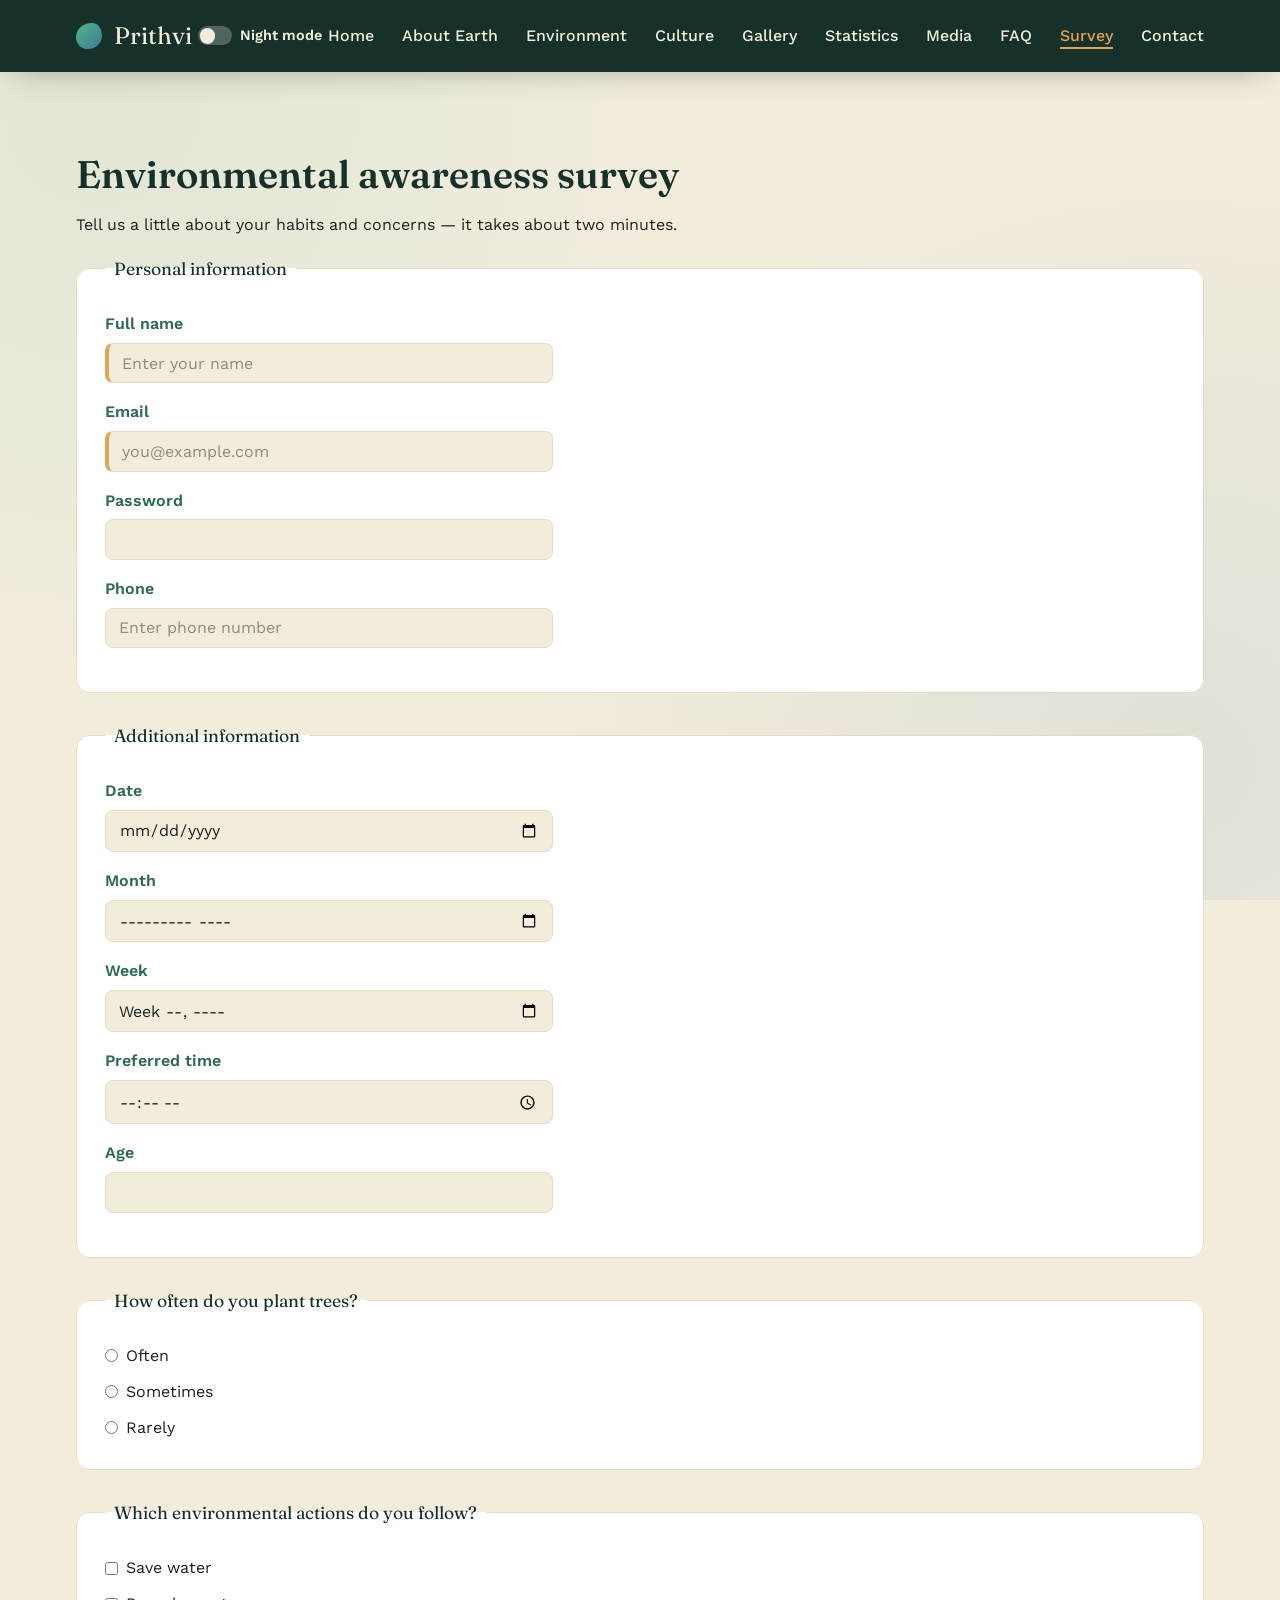
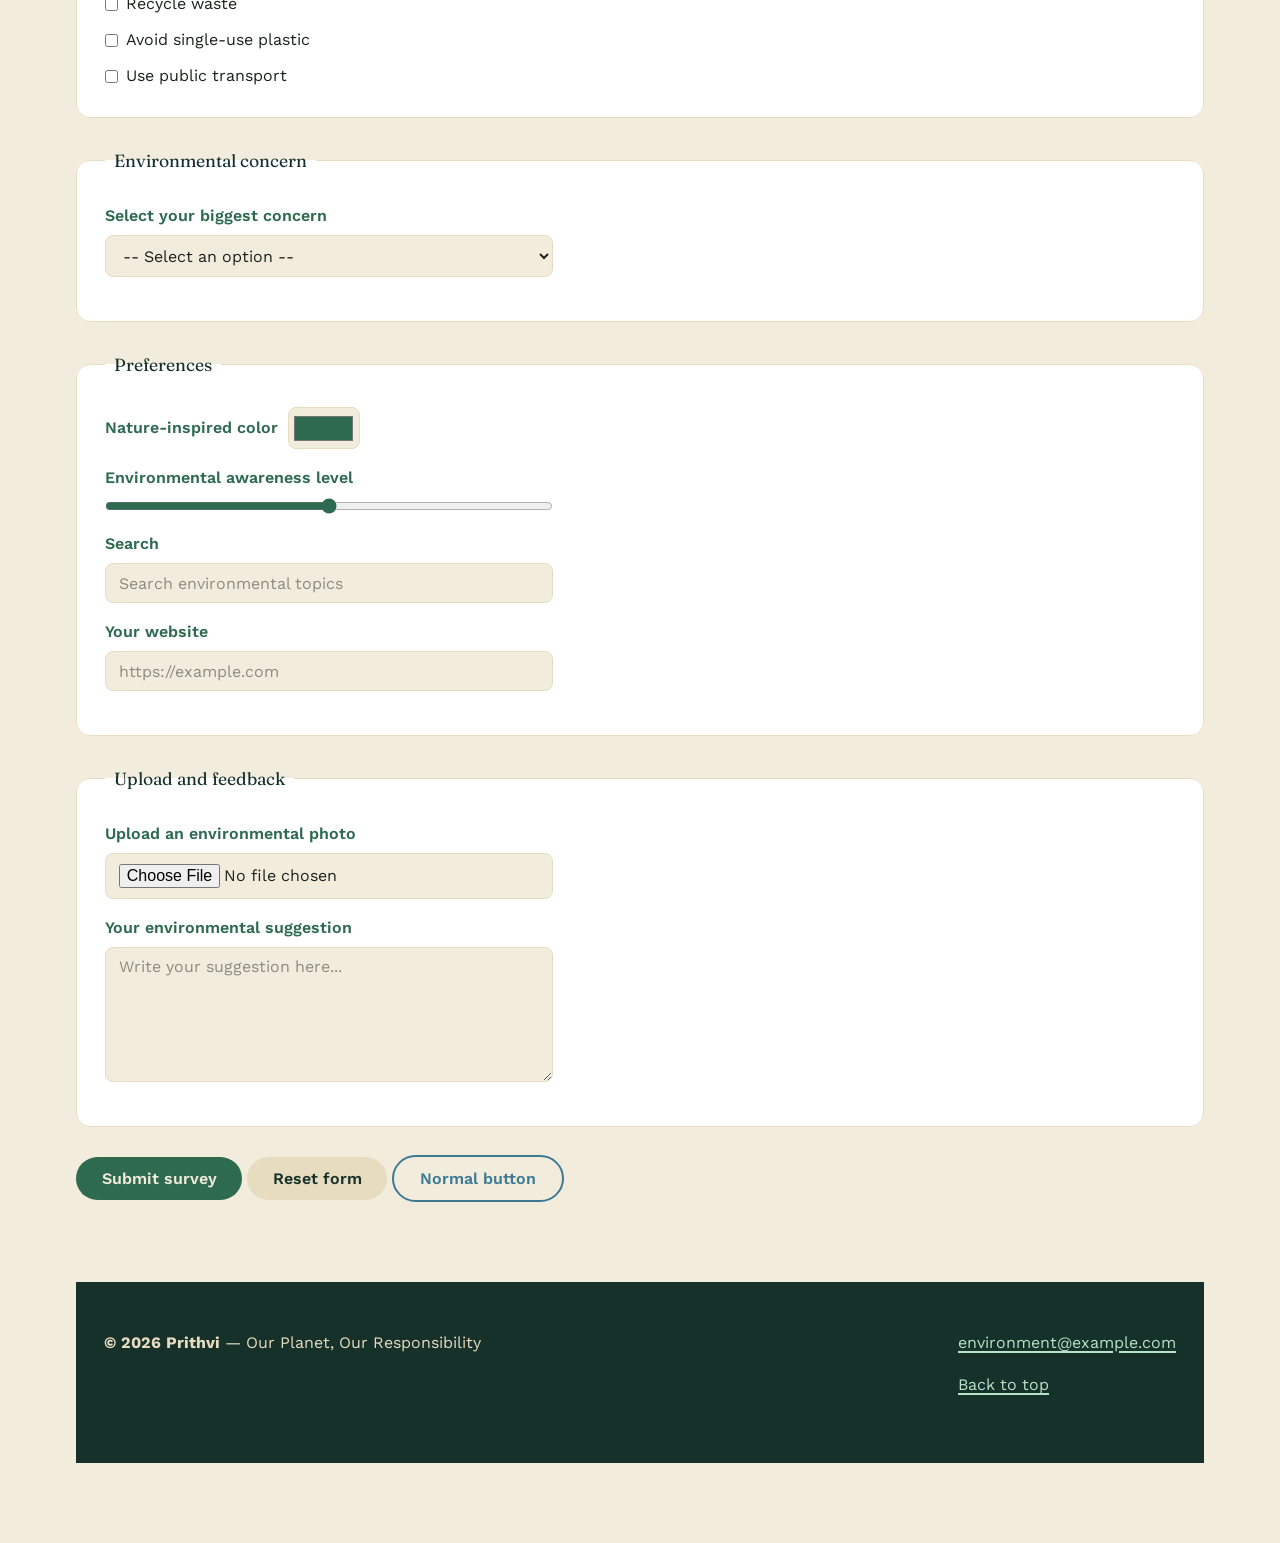
<file: survey.html>
<!DOCTYPE html>
<html lang="en">
<head>
<meta charset="UTF-8">
<meta name="viewport" content="width=device-width, initial-scale=1.0">
<meta name="description" content="An environmental habits survey — help us understand what people are already doing.">
<meta name="keywords" content="Earth, environment, nature, sustainability, pollution, trees, water, India">
<meta name="author" content="Prithvi Environmental Awareness Project">
<title>Survey · Prithvi</title>
<link rel="preconnect" href="https://fonts.googleapis.com">
<link rel="preconnect" href="https://fonts.gstatic.com" crossorigin>
<link href="https://fonts.googleapis.com/css2?family=Fraunces:opsz,wght@9..144,500;9..144,600;9..144,700&family=Work+Sans:wght@400;500;600;700&display=swap" rel="stylesheet">
<link rel="stylesheet" href="css/style.css">
</head>
<body>
<header class="site-header">
  <div class="wrap bar">
    <a class="brand" href="index.html"><span class="glyph"></span> Prithvi</a>
    <input type="checkbox" id="theme-toggle">
    <label class="theme-switch" for="theme-toggle">
      <span class="track"></span> Night mode
    </label>
    <input type="checkbox" id="nav-toggle">
    <label class="nav-label" for="nav-toggle" aria-label="Toggle menu">
      <span></span><span></span><span></span>
    </label>
    <nav class="primary-nav" aria-label="Primary">
      <ul>
          <li><a href="index.html">Home</a></li>
          <li><a href="about.html">About Earth</a></li>
          <li><a href="environment.html">Environment</a></li>
          <li><a href="culture.html">Culture</a></li>
          <li><a href="gallery.html">Gallery</a></li>
          <li><a href="statistics.html">Statistics</a></li>
          <li><a href="media.html">Media</a></li>
          <li><a href="faq.html">FAQ</a></li>
          <li><a href="survey.html" aria-current="page">Survey</a></li>
          <li><a href="contact.html">Contact</a></li>
      </ul>
    </nav>
  </div>
</header>

<section id="survey">
  <div class="wrap">
    <h2>Environmental awareness survey</h2>
    <p>Tell us a little about your habits and concerns — it takes about two minutes.</p>

    <form action="#" method="post">

      <fieldset>
        <legend>Personal information</legend>

        <div class="field">
          <label for="fullName">Full name</label>
          <input type="text" id="fullName" name="fullName" placeholder="Enter your name" required>
        </div>

        <div class="field">
          <label for="email">Email</label>
          <input type="email" id="email" name="email" placeholder="you@example.com" required>
        </div>

        <div class="field">
          <label for="password">Password</label>
          <input type="password" id="password" name="password" minlength="6">
        </div>

        <div class="field">
          <label for="phone">Phone</label>
          <input type="tel" id="phone" name="phone" placeholder="Enter phone number">
        </div>
      </fieldset>

      <fieldset>
        <legend>Additional information</legend>

        <div class="field">
          <label for="date">Date</label>
          <input type="date" id="date" name="date">
        </div>
        <div class="field">
          <label for="month">Month</label>
          <input type="month" id="month" name="month">
        </div>
        <div class="field">
          <label for="week">Week</label>
          <input type="week" id="week" name="week">
        </div>
        <div class="field">
          <label for="time">Preferred time</label>
          <input type="time" id="time" name="time">
        </div>
        <div class="field">
          <label for="age">Age</label>
          <input type="number" id="age" name="age" min="10" max="100">
        </div>
      </fieldset>

      <fieldset>
        <legend>How often do you plant trees?</legend>
        <div class="radio-group">
          <label><input type="radio" id="often" name="treePlanting" value="often"> Often</label>
          <label><input type="radio" id="sometimes" name="treePlanting" value="sometimes"> Sometimes</label>
          <label><input type="radio" id="rarely" name="treePlanting" value="rarely"> Rarely</label>
        </div>
      </fieldset>

      <fieldset>
        <legend>Which environmental actions do you follow?</legend>
        <div class="checkbox-group">
          <label><input type="checkbox" id="saveWater" name="actions" value="saveWater"> Save water</label>
          <label><input type="checkbox" id="recycle" name="actions" value="recycle"> Recycle waste</label>
          <label><input type="checkbox" id="avoidPlastic" name="actions" value="avoidPlastic"> Avoid single-use plastic</label>
          <label><input type="checkbox" id="publicTransport" name="actions" value="publicTransport"> Use public transport</label>
        </div>
      </fieldset>

      <fieldset>
        <legend>Environmental concern</legend>
        <div class="field">
          <label for="concern">Select your biggest concern</label>
          <select id="concern" name="concern">
            <option value="">-- Select an option --</option>
            <option value="air">Air pollution</option>
            <option value="water">Water pollution</option>
            <option value="deforestation">Deforestation</option>
            <option value="plastic">Plastic pollution</option>
            <option value="climate">Climate change</option>
          </select>
        </div>
      </fieldset>

      <fieldset>
        <legend>Preferences</legend>
        <div class="field inline">
          <label for="favoriteColor">Nature-inspired color</label>
          <input type="color" id="favoriteColor" name="favoriteColor" value="#2d6a4f">
        </div>
        <div class="field">
          <label for="awareness">Environmental awareness level</label>
          <input type="range" id="awareness" name="awareness" min="0" max="100" value="50">
        </div>
        <div class="field">
          <label for="search">Search</label>
          <input type="search" id="search" name="search" placeholder="Search environmental topics">
        </div>
        <div class="field">
          <label for="website">Your website</label>
          <input type="url" id="website" name="website" placeholder="https://example.com">
        </div>
      </fieldset>

      <fieldset>
        <legend>Upload and feedback</legend>
        <div class="field">
          <label for="photo">Upload an environmental photo</label>
          <input type="file" id="photo" name="photo" accept="image/*">
        </div>
        <div class="field">
          <label for="message">Your environmental suggestion</label>
          <textarea id="message" name="message" rows="6" cols="50" placeholder="Write your suggestion here..."></textarea>
        </div>
      </fieldset>

      <input type="hidden" name="project" value="Prithvi">

      <p>
        <input type="submit" value="Submit survey">
        <input type="reset" value="Reset form">
        <input type="button" value="Normal button">
      </p>
<footer class="site-footer">
  <div class="wrap">
    <div>
      <p><strong>&copy; 2026 Prithvi</strong> — Our Planet, Our Responsibility</p>
    </div>
    <div>
      <p><a href="mailto:environment@example.com">environment@example.com</a></p>
      <p><a href="index.html#home">Back to top</a></p>
    </div>
  </div>
</footer>
</body>
</html>
</file>
<file: css/style.css>
/* =====================================================================
   PRITHVI — STYLESHEET
   A nature-grounded design system: forest greens, bark browns, river blue.
   Organized in sections; every section is labelled with the CSS concept
   it demonstrates, since this project doubles as an HTML/CSS reference.
   ===================================================================== */

/* ---------------------------------------------------------------------
   1. CUSTOM PROPERTIES (CSS VARIABLES) — design tokens
   --------------------------------------------------------------------- */
:root {
  /* brand colors — constant, never flipped by the theme toggle */
  --forest-deep: #16302a;
  --forest-mid:  #2d6a4f;
  --moss:        #52b788;
  --moss-light:  #b7e4c7;
  --bark:        #6f4e37;
  --river:       #3d7a94;
  --sunrise:     #e0a458;
  --cream:       #f2ecdd; /* text/icon color for permanently-dark surfaces (header, hero, footer) */
  --cream-deep:  #e7dcc0;

  /* adaptive tokens — these are the ones the night-mode toggle changes */
  --sand:        #f2ecdd; /* page background */
  --sand-deep:   #e7dcc0; /* card-adjacent background */
  --surface:     #ffffff; /* raised surfaces: cards, tables, fieldsets */
  --ink:         #1c211d; /* body text */
  --heading:     var(--forest-deep); /* headings, captions, legends, summary */
  --heading-sub: var(--forest-mid);  /* h3s, form labels, tab labels */
  --link:        var(--river);       /* inline links on adaptive surfaces */

  /* type */
  --font-display: "Fraunces", "Iowan Old Style", Georgia, serif;
  --font-body: "Work Sans", "Segoe UI", sans-serif;

  /* rhythm */
  --space-1: 0.5rem;
  --space-2: 1rem;
  --space-3: 1.75rem;
  --space-4: 3rem;
  --space-5: 5rem;

  /* shape language: organic, asymmetric, not a single uniform radius */
  --leaf: 63% 37% 54% 46% / 55% 48% 52% 45%;
  --pebble: 38% 62% 45% 55% / 48% 40% 60% 52%;

  --shadow-soft: 0 12px 30px -14px rgba(22, 48, 42, 0.35);
  --ease: cubic-bezier(0.22, 1, 0.36, 1);
}

/* ---------------------------------------------------------------------
   2. RESET / BASE — universal selector, box model
   --------------------------------------------------------------------- */
* {
  margin: 0;
  padding: 0;
  box-sizing: border-box; /* box model: width includes border + padding */
}

html {
  scroll-behavior: smooth;
  font-size: 100%; /* 16px baseline, everything below scales in rem */
}

body {
  font-family: var(--font-body);
  color: var(--ink);
  background-color: var(--sand);
  line-height: 1.65;
  /* subtle fixed backdrop texture using a radial-gradient (no image file) */
  background-image:
    radial-gradient(circle at 8% 12%, rgba(82, 183, 136, 0.10), transparent 40%),
    radial-gradient(circle at 92% 85%, rgba(61, 122, 148, 0.10), transparent 45%);
  background-attachment: fixed;
}

/* respect users who've asked for less motion */
@media (prefers-reduced-motion: reduce) {
  * {
    animation-duration: 0.001ms !important;
    animation-iteration-count: 1 !important;
    transition-duration: 0.001ms !important;
    scroll-behavior: auto !important;
  }
}

/* ::selection pseudo-element */
::selection {
  background: var(--moss);
  color: var(--forest-deep);
}

/* custom scrollbar (webkit) */
::-webkit-scrollbar { width: 12px; }
::-webkit-scrollbar-track { background: var(--sand-deep); }
::-webkit-scrollbar-thumb {
  background: var(--forest-mid);
  border-radius: 8px;
  border: 3px solid var(--sand-deep);
}

img, video { max-width: 100%; display: block; }

a {
  color: var(--link);
  text-decoration-thickness: 1.5px;
  text-underline-offset: 3px;
}
a:hover { color: var(--heading); }
a:focus-visible,
button:focus-visible,
input:focus-visible,
select:focus-visible,
textarea:focus-visible,
summary:focus-visible {
  outline: 3px solid var(--sunrise);
  outline-offset: 3px;
}

/* ---------------------------------------------------------------------
   3. TYPOGRAPHY
   --------------------------------------------------------------------- */
h1, h2, h3, h4 {
  font-family: var(--font-display);
  color: var(--heading);
  line-height: 1.15;
  font-weight: 600;
}

h1 { font-size: clamp(2.4rem, 5vw, 4rem); }
h2 { font-size: clamp(1.7rem, 3vw, 2.4rem); margin-bottom: var(--space-2); }
h3 { font-size: clamp(1.2rem, 2vw, 1.5rem); margin-bottom: var(--space-1); color: var(--heading-sub); }

p { max-width: 68ch; margin-bottom: var(--space-2); }

/* first letter / first line pseudo-elements, used sparingly on lead text */
.lede::first-letter {
  font-family: var(--font-display);
  font-size: 3.2em;
  float: left;
  line-height: 0.8;
  margin: 0.05em 0.08em 0 0;
  color: var(--heading-sub);
}

mark {
  background: var(--moss-light);
  color: var(--forest-deep);
  padding: 0 0.2em;
  border-radius: 3px;
}

blockquote {
  font-family: var(--font-display);
  font-size: 1.25rem;
  font-style: italic;
  color: var(--heading);
  border-left: 4px solid var(--moss);
  padding: var(--space-2) var(--space-3);
  margin: var(--space-3) 0;
  background: var(--sand-deep);
  border-radius: 0 14px 14px 0;
}

code, pre, kbd, samp {
  font-family: "Fira Code", Consolas, Menlo, monospace;
  font-size: 0.92em;
}
code {
  background: var(--sand-deep);
  padding: 0.1em 0.4em;
  border-radius: 4px;
}
pre {
  background: var(--forest-deep);
  color: var(--moss-light);
  padding: var(--space-3);
  border-radius: 10px;
  overflow-x: auto;
  margin-bottom: var(--space-2);
}
kbd {
  background: var(--forest-deep);
  color: var(--cream);
  padding: 0.15em 0.5em;
  border-radius: 5px;
  border-bottom: 2px solid #000;
}
samp {
  background: var(--sand-deep);
  padding: 0.15em 0.5em;
  border-radius: 4px;
}
var { font-style: italic; color: var(--river); font-weight: 600; }
abbr { text-decoration: underline dotted; cursor: help; }

/* ---------------------------------------------------------------------
   4. LAYOUT SHELL
   --------------------------------------------------------------------- */
.wrap {
  max-width: 74rem;
  margin-inline: auto;
  padding-inline: var(--space-3);
}

main { display: block; }

section {
  padding-block: var(--space-5);
}
section:nth-of-type(even) { background: rgba(45, 106, 79, 0.045); }

/* ---------------------------------------------------------------------
   5. SITE HEADER + CSS-ONLY RESPONSIVE NAV (checkbox hack, no JS)
   --------------------------------------------------------------------- */
.site-header {
  position: sticky;
  top: 0;
  z-index: 40;
  background: var(--forest-deep);
  color: var(--cream);
  box-shadow: var(--shadow-soft);
}

.site-header .bar {
  display: flex;
  align-items: center;
  justify-content: space-between;
  padding-block: var(--space-2);
}

.brand {
  font-family: var(--font-display);
  font-size: 1.5rem;
  color: var(--cream);
  text-decoration: none;
  display: flex;
  align-items: center;
  gap: 0.5em;
}
.brand:hover { color: var(--moss-light); }
.brand .glyph {
  width: 1.6rem; height: 1.6rem;
  border-radius: var(--leaf);
  background: linear-gradient(135deg, var(--moss), var(--river));
  display: inline-block;
}

#nav-toggle { display: none; } /* the checkbox driving the menu */

.nav-label {
  display: none;
  cursor: pointer;
  flex-direction: column;
  gap: 5px;
  width: 28px;
}
.nav-label span {
  height: 3px;
  background: var(--cream);
  border-radius: 2px;
  transition: transform 0.3s var(--ease), opacity 0.3s var(--ease);
}

nav.primary-nav ul {
  list-style: none;
  display: flex;
  flex-wrap: wrap;
  gap: var(--space-3);
}
nav.primary-nav a {
  color: var(--cream);
  text-decoration: none;
  font-weight: 500;
  position: relative;
  padding-bottom: 4px;
}
nav.primary-nav a::after {
  content: "";
  position: absolute;
  left: 0; bottom: 0;
  width: 0%;
  height: 2px;
  background: var(--sunrise);
  transition: width 0.25s var(--ease);
}
nav.primary-nav a:hover::after,
nav.primary-nav a[aria-current="page"]::after { width: 100%; }
nav.primary-nav a[aria-current="page"] { color: var(--sunrise); }

@media (max-width: 720px) {
  .nav-label { display: flex; }
  nav.primary-nav {
    max-height: 0;
    overflow: hidden;
    flex-basis: 100%;
    transition: max-height 0.35s var(--ease);
  }
  nav.primary-nav ul {
    flex-direction: column;
    gap: var(--space-2);
    padding-block: var(--space-2);
  }
  #nav-toggle:checked ~ nav.primary-nav { max-height: 24rem; }
  #nav-toggle:checked ~ .nav-label span:nth-child(1) { transform: translateY(8px) rotate(45deg); }
  #nav-toggle:checked ~ .nav-label span:nth-child(2) { opacity: 0; }
  #nav-toggle:checked ~ .nav-label span:nth-child(3) { transform: translateY(-8px) rotate(-45deg); }
}

/* ---------------------------------------------------------------------
   6. HERO
   --------------------------------------------------------------------- */
.hero {
  position: relative;
  overflow: hidden;
  background: linear-gradient(160deg, var(--forest-deep) 0%, var(--forest-mid) 62%, var(--river) 130%);
  color: var(--cream);
  padding-block: var(--space-5);
}
.hero::before {
  content: "";
  position: absolute;
  width: 34rem; height: 34rem;
  right: -10rem; top: -12rem;
  background: radial-gradient(circle, rgba(224,164,88,0.35), transparent 70%);
  border-radius: 50%;
}
.hero .wrap { position: relative; z-index: 1; }
.hero h1 { color: var(--cream); }
.hero .tagline {
  font-size: 1.2rem;
  max-width: 46ch;
  color: var(--moss-light);
}
.hero-actions { display: flex; gap: var(--space-2); flex-wrap: wrap; margin-top: var(--space-3); }

.btn {
  display: inline-block;
  padding: 0.75em 1.5em;
  border-radius: 999px;
  font-weight: 600;
  text-decoration: none;
  transition: transform 0.2s var(--ease), box-shadow 0.2s var(--ease);
  border: 2px solid transparent;
}
.btn:hover { transform: translateY(-2px); }
.btn-primary { background: var(--sunrise); color: var(--forest-deep); }
.btn-primary:hover { box-shadow: 0 10px 22px -8px rgba(224,164,88,0.55); color: var(--forest-deep); }
.btn-ghost { border-color: var(--moss-light); color: var(--cream); }
.btn-ghost:hover { background: rgba(255,255,255,0.08); color: var(--cream); }

/* ---------------------------------------------------------------------
   7. CARD / GRID SYSTEMS
   --------------------------------------------------------------------- */
.grid {
  display: grid;
  gap: var(--space-3);
  grid-template-columns: repeat(auto-fit, minmax(15rem, 1fr));
}

.card {
  background: var(--surface);
  padding: var(--space-3);
  border-radius: 18px 18px 18px 4px;
  box-shadow: var(--shadow-soft);
  border-top: 4px solid var(--moss);
  transition: transform 0.25s var(--ease);
}
.card:hover { transform: translateY(-4px); }

.stat-card {
  text-align: left;
  border-top-color: var(--river);
}
.stat-card strong {
  display: block;
  font-family: var(--font-display);
  font-size: 2.2rem;
  color: var(--heading);
}

/* aside styled as a field-note card, not a generic sidebar */
aside {
  background: var(--sand-deep);
  border-radius: var(--pebble);
  padding: var(--space-3);
  margin-top: var(--space-3);
  border: 1px dashed var(--bark);
}

/* div/span demo box */
.demo-box {
  background: var(--moss-light);
  padding: var(--space-2);
  border-radius: 10px;
}
.demo-box span {
  background: var(--forest-mid);
  color: var(--cream);
  padding: 0 0.4em;
  border-radius: 4px;
}

/* ---------------------------------------------------------------------
   8. TEXT-FORMATTING SHOWCASE (section 5 of every content page)
   --------------------------------------------------------------------- */
.format-list {
  list-style: none;
  display: grid;
  gap: var(--space-2);
  grid-template-columns: repeat(auto-fit, minmax(14rem, 1fr));
}
.format-list li {
  background: var(--surface);
  padding: var(--space-2);
  border-radius: 10px;
  border-left: 4px solid var(--sunrise);
}

/* ---------------------------------------------------------------------
   9. ARTICLES / PROBLEM CARDS with organic accent shapes
   --------------------------------------------------------------------- */
.problem-grid { display: grid; gap: var(--space-3); grid-template-columns: repeat(auto-fit, minmax(16rem, 1fr)); }
.problem-grid article {
  background: var(--surface);
  padding: var(--space-3);
  border-radius: 4px 22px 4px 22px;
  box-shadow: var(--shadow-soft);
  position: relative;
}
.problem-grid article::before {
  content: "";
  position: absolute;
  top: -10px; left: -10px;
  width: 2.4rem; height: 2.4rem;
  background: var(--moss);
  border-radius: var(--leaf);
  z-index: -1;
  opacity: 0.5;
}

/* ---------------------------------------------------------------------
   10. TABLES
   --------------------------------------------------------------------- */
.table-wrap { overflow-x: auto; margin-bottom: var(--space-3); }
table {
  width: 100%;
  border-collapse: collapse;
  background: var(--surface);
  border-radius: 12px;
  overflow: hidden;
  box-shadow: var(--shadow-soft);
}
caption {
  font-family: var(--font-display);
  font-size: 1.2rem;
  text-align: left;
  padding: var(--space-2);
  color: var(--heading);
  background: var(--sand-deep);
}
th, td { padding: 0.85em 1em; text-align: left; border-bottom: 1px solid var(--sand-deep); }
thead th { background: var(--forest-mid); color: var(--cream); }
tbody tr:nth-child(even) { background: rgba(82,183,136,0.08); }
tbody tr:hover { background: rgba(224,164,88,0.15); }
tfoot td { background: var(--sand-deep); font-weight: 600; }

/* ---------------------------------------------------------------------
   11. DETAILS / SUMMARY (FAQ accordion) — semantic, no JS required
   --------------------------------------------------------------------- */
details {
  background: var(--surface);
  border-radius: 12px;
  padding: var(--space-2) var(--space-3);
  margin-bottom: var(--space-2);
  box-shadow: var(--shadow-soft);
}
summary {
  cursor: pointer;
  font-family: var(--font-display);
  font-size: 1.1rem;
  color: var(--heading);
  list-style: none;
  display: flex;
  justify-content: space-between;
  align-items: center;
}
summary::-webkit-details-marker { display: none; }
summary::after {
  content: "+";
  font-size: 1.4rem;
  color: var(--sunrise);
  transition: transform 0.25s var(--ease);
}
details[open] summary::after { content: "\2212"; }
details p { margin-top: var(--space-2); }

/* ---------------------------------------------------------------------
   12. CSS-ONLY TABS (radio hack) — used on About page
   --------------------------------------------------------------------- */
.tabs input[type="radio"] { position: absolute; opacity: 0; pointer-events: none; }
.tab-labels { display: flex; gap: 0.5rem; flex-wrap: wrap; margin-bottom: var(--space-2); }
.tab-labels label {
  padding: 0.6em 1.3em;
  background: var(--sand-deep);
  border-radius: 999px 999px 0 0;
  cursor: pointer;
  font-weight: 600;
  color: var(--heading-sub);
  transition: background 0.2s var(--ease), color 0.2s var(--ease);
}
.tab-panel {
  display: none;
  background: var(--surface);
  padding: var(--space-3);
  border-radius: 0 14px 14px 14px;
  box-shadow: var(--shadow-soft);
}
#tab-1:checked ~ .tab-labels label[for="tab-1"],
#tab-2:checked ~ .tab-labels label[for="tab-2"] {
  background: var(--forest-mid);
  color: var(--cream);
}
#tab-1:checked ~ .tab-panels #panel-1,
#tab-2:checked ~ .tab-panels #panel-2 { display: block; }

/* ---------------------------------------------------------------------
   13. GALLERY + CSS-ONLY LIGHTBOX (:target)
   --------------------------------------------------------------------- */
.gallery-grid {
  display: grid;
  gap: var(--space-2);
  grid-template-columns: repeat(auto-fit, minmax(13rem, 1fr));
}
.gallery-grid figure {
  margin: 0;
  overflow: hidden;
  border-radius: 16px;
  box-shadow: var(--shadow-soft);
  position: relative;
}
.gallery-grid img {
  width: 100%;
  height: 13rem;
  object-fit: cover;
  transition: transform 0.4s var(--ease);
}
.gallery-grid a:hover img { transform: scale(1.08); }
.gallery-grid figcaption {
  position: absolute;
  inset: auto 0 0 0;
  background: linear-gradient(to top, rgba(22,48,42,0.85), transparent);
  color: var(--cream);
  padding: var(--space-2);
  font-size: 0.9rem;
}

.lightbox {
  position: fixed;
  inset: 0;
  background: rgba(22, 48, 42, 0.92);
  display: flex;
  align-items: center;
  justify-content: center;
  opacity: 0;
  visibility: hidden;
  transition: opacity 0.3s var(--ease);
  z-index: 100;
  padding: var(--space-3);
}
.lightbox:target { opacity: 1; visibility: visible; }
.lightbox img { max-height: 82vh; border-radius: 10px; margin-inline: auto; }
.lightbox .lightbox-caption { color: var(--cream); text-align: center; margin-top: var(--space-2); }
.lightbox .close {
  position: absolute;
  top: var(--space-3); right: var(--space-3);
  color: var(--cream);
  font-size: 2rem;
  text-decoration: none;
  line-height: 1;
}
.lightbox .close:hover { color: var(--sunrise); }

/* ---------------------------------------------------------------------
   14. PROGRESS / METER
   --------------------------------------------------------------------- */
progress, meter { width: 100%; height: 1.1rem; margin-bottom: var(--space-1); }
progress { accent-color: var(--moss); }
meter { accent-color: var(--river); }

/* ---------------------------------------------------------------------
   15. AUDIO / VIDEO
   --------------------------------------------------------------------- */
.media-frame {
  background: var(--forest-deep);
  padding: var(--space-3);
  border-radius: 18px;
  margin-bottom: var(--space-3);
}
audio, video {
  width: 100%;
  border-radius: 10px;
}
audio { accent-color: var(--sunrise); }
.media-frame h3 { color: var(--moss-light); }
.media-frame p { color: var(--cream-deep); }

/* ---------------------------------------------------------------------
   16. FORMS
   --------------------------------------------------------------------- */
fieldset {
  border: 1px solid var(--sand-deep);
  border-radius: 14px;
  padding: var(--space-3);
  margin-bottom: var(--space-3);
  background: var(--surface);
}
legend {
  font-family: var(--font-display);
  color: var(--heading);
  padding-inline: 0.5em;
  font-size: 1.1rem;
}
.field { margin-bottom: var(--space-2); display: flex; flex-direction: column; gap: 0.35em; max-width: 28rem; }
.field.inline { flex-direction: row; align-items: center; gap: 0.6em; }
label { font-weight: 600; color: var(--heading-sub); }

input, select, textarea {
  font-family: var(--font-body);
  font-size: 1rem;
  padding: 0.6em 0.8em;
  border: 1.5px solid var(--sand-deep);
  border-radius: 8px;
  background: var(--sand);
  color: var(--ink);
  transition: border-color 0.2s var(--ease), box-shadow 0.2s var(--ease);
  accent-color: var(--forest-mid);
}
input:focus, select:focus, textarea:focus {
  border-color: var(--moss);
  box-shadow: 0 0 0 3px rgba(82,183,136,0.25);
  outline: none;
}
input[type="range"] { padding: 0; background: transparent; }
input[type="color"] { padding: 0.2em; height: 2.6em; width: 4.5em; cursor: pointer; }
input::placeholder, textarea::placeholder { color: #8b8b80; }

.checkbox-group, .radio-group { display: flex; flex-direction: column; gap: 0.6em; }
.checkbox-group label, .radio-group label { font-weight: 400; color: var(--ink); display: flex; gap: 0.5em; align-items: center; }

input[type="submit"], input[type="reset"], input[type="button"] {
  border: none;
  border-radius: 999px;
  font-weight: 600;
  cursor: pointer;
  padding: 0.75em 1.6em;
}
input[type="submit"] { background: var(--forest-mid); color: var(--cream); }
input[type="submit"]:hover { background: var(--forest-deep); }
input[type="reset"] { background: var(--cream-deep); color: var(--forest-deep); }
input[type="reset"]:hover { background: var(--bark); color: var(--cream); }
input[type="button"] { background: transparent; border: 2px solid var(--river); color: var(--river); }
input[type="button"]:hover { background: var(--river); color: #fff; }

/* required-field indicator via attribute selector — no extra markup */
input:required + label,
label:has(+ input:required) { }
input:required { border-left: 4px solid var(--sunrise); }

/* ---------------------------------------------------------------------
   17. IFRAME
   --------------------------------------------------------------------- */
.iframe-frame {
  border: 6px solid #fff;
  border-radius: 14px;
  box-shadow: var(--shadow-soft);
  overflow: hidden;
}
iframe { border: none; display: block; width: 100%; }

/* ---------------------------------------------------------------------
   18. ADDRESS / CONTACT
   --------------------------------------------------------------------- */
address {
  font-style: normal;
  background: var(--forest-deep);
  color: var(--cream);
  padding: var(--space-3);
  border-radius: 18px;
}
address a { color: var(--moss-light); }

/* ---------------------------------------------------------------------
   19. DOWNLOAD LINK / RESOURCE BUTTON
   --------------------------------------------------------------------- */
.download-link {
  display: inline-flex;
  align-items: center;
  gap: 0.6em;
  background: var(--sunrise);
  color: var(--forest-deep);
  padding: 0.8em 1.4em;
  border-radius: 10px;
  font-weight: 600;
  text-decoration: none;
}
.download-link:hover { background: var(--forest-deep); color: var(--cream); }
.download-link .icon { font-size: 1.2em; }

/* ---------------------------------------------------------------------
   20. ANIMATIONS (used once, deliberately — the leaf on the home hero)
   --------------------------------------------------------------------- */
@keyframes sway {
  0%, 100% { transform: rotate(-4deg) translateY(0); }
  50% { transform: rotate(4deg) translateY(-6px); }
}
.leaf-mark {
  display: inline-block;
  animation: sway 5s ease-in-out infinite;
  transform-origin: bottom center;
}

/* ---------------------------------------------------------------------
   21. NIGHT MODE TOGGLE — CSS-only via checkbox hack + custom properties.
   The checkbox lives immediately before its label (true siblings) so the
   sibling combinator below can drive the switch's own visual state.
   --------------------------------------------------------------------- */
#theme-toggle { position: absolute; opacity: 0; pointer-events: none; }
.theme-switch {
  display: inline-flex;
  align-items: center;
  gap: 0.5em;
  cursor: pointer;
  color: var(--cream);
  font-size: 0.9rem;
  user-select: none;
}
.theme-switch .track {
  width: 2.4em; height: 1.3em;
  background: rgba(255,255,255,0.25);
  border-radius: 999px;
  position: relative;
  transition: background 0.25s var(--ease);
}
.theme-switch .track::after {
  content: "";
  position: absolute;
  top: 2px; left: 2px;
  width: 1.05em; height: 1.05em;
  background: var(--cream);
  border-radius: 50%;
  transition: transform 0.25s var(--ease);
}
#theme-toggle:checked ~ .theme-switch .track { background: var(--sunrise); }
#theme-toggle:checked ~ .theme-switch .track::after { transform: translateX(1.05em); }

/* Setting the adaptive tokens once on <body> is enough — every descendant
   (cards, tables, header text via --cream which never changes, etc.)
   inherits automatically. Brand-colored dark surfaces (header, hero,
   footer, address, pre, kbd) use the constant --cream tokens above, so
   they're unaffected and stay legible in both modes. */
body:has(#theme-toggle:checked) {
  --sand: #12201b;
  --sand-deep: #1b2e26;
  --surface: #182b23;
  --ink: #eef3ea;
  --heading: var(--moss-light);
  --heading-sub: var(--moss);
  --link: var(--moss-light);
}

/* ---------------------------------------------------------------------
   22. FOOTER
   --------------------------------------------------------------------- */
.site-footer {
  background: var(--forest-deep);
  color: var(--cream-deep);
  padding-block: var(--space-4);
  margin-top: var(--space-5);
}
.site-footer .wrap { display: flex; flex-wrap: wrap; gap: var(--space-3); justify-content: space-between; }
.site-footer a { color: var(--moss-light); }
.site-footer small { color: #9fb3aa; }

/* ---------------------------------------------------------------------
   23. UTILITIES
   --------------------------------------------------------------------- */
.center { text-align: center; }
.text-muted { color: #5c6b62; }
.back-to-top { display: inline-block; margin-top: var(--space-2); }
.divider {
  border: none;
  height: 3px;
  background: linear-gradient(to right, transparent, var(--moss), transparent);
  margin-block: var(--space-4);
}
.hidden-visually {
  position: absolute; width: 1px; height: 1px;
  overflow: hidden; clip: rect(0,0,0,0); white-space: nowrap;
}

/* ---------------------------------------------------------------------
   24. PRINT STYLES
   --------------------------------------------------------------------- */
@media print {
  .site-header, .site-footer, .hero-actions, .lightbox, video, audio, iframe { display: none; }
  body { background: #fff; color: #000; }
  a { color: #000; text-decoration: underline; }
}

/* ---------------------------------------------------------------------
   25. RESPONSIVE BREAKPOINTS
   --------------------------------------------------------------------- */
@media (max-width: 860px) {
  .hero { padding-block: var(--space-4); }
  section { padding-block: var(--space-4); }
}
@media (max-width: 520px) {
  .site-footer .wrap { flex-direction: column; }
  .tab-labels { flex-direction: column; }
}
</file>
